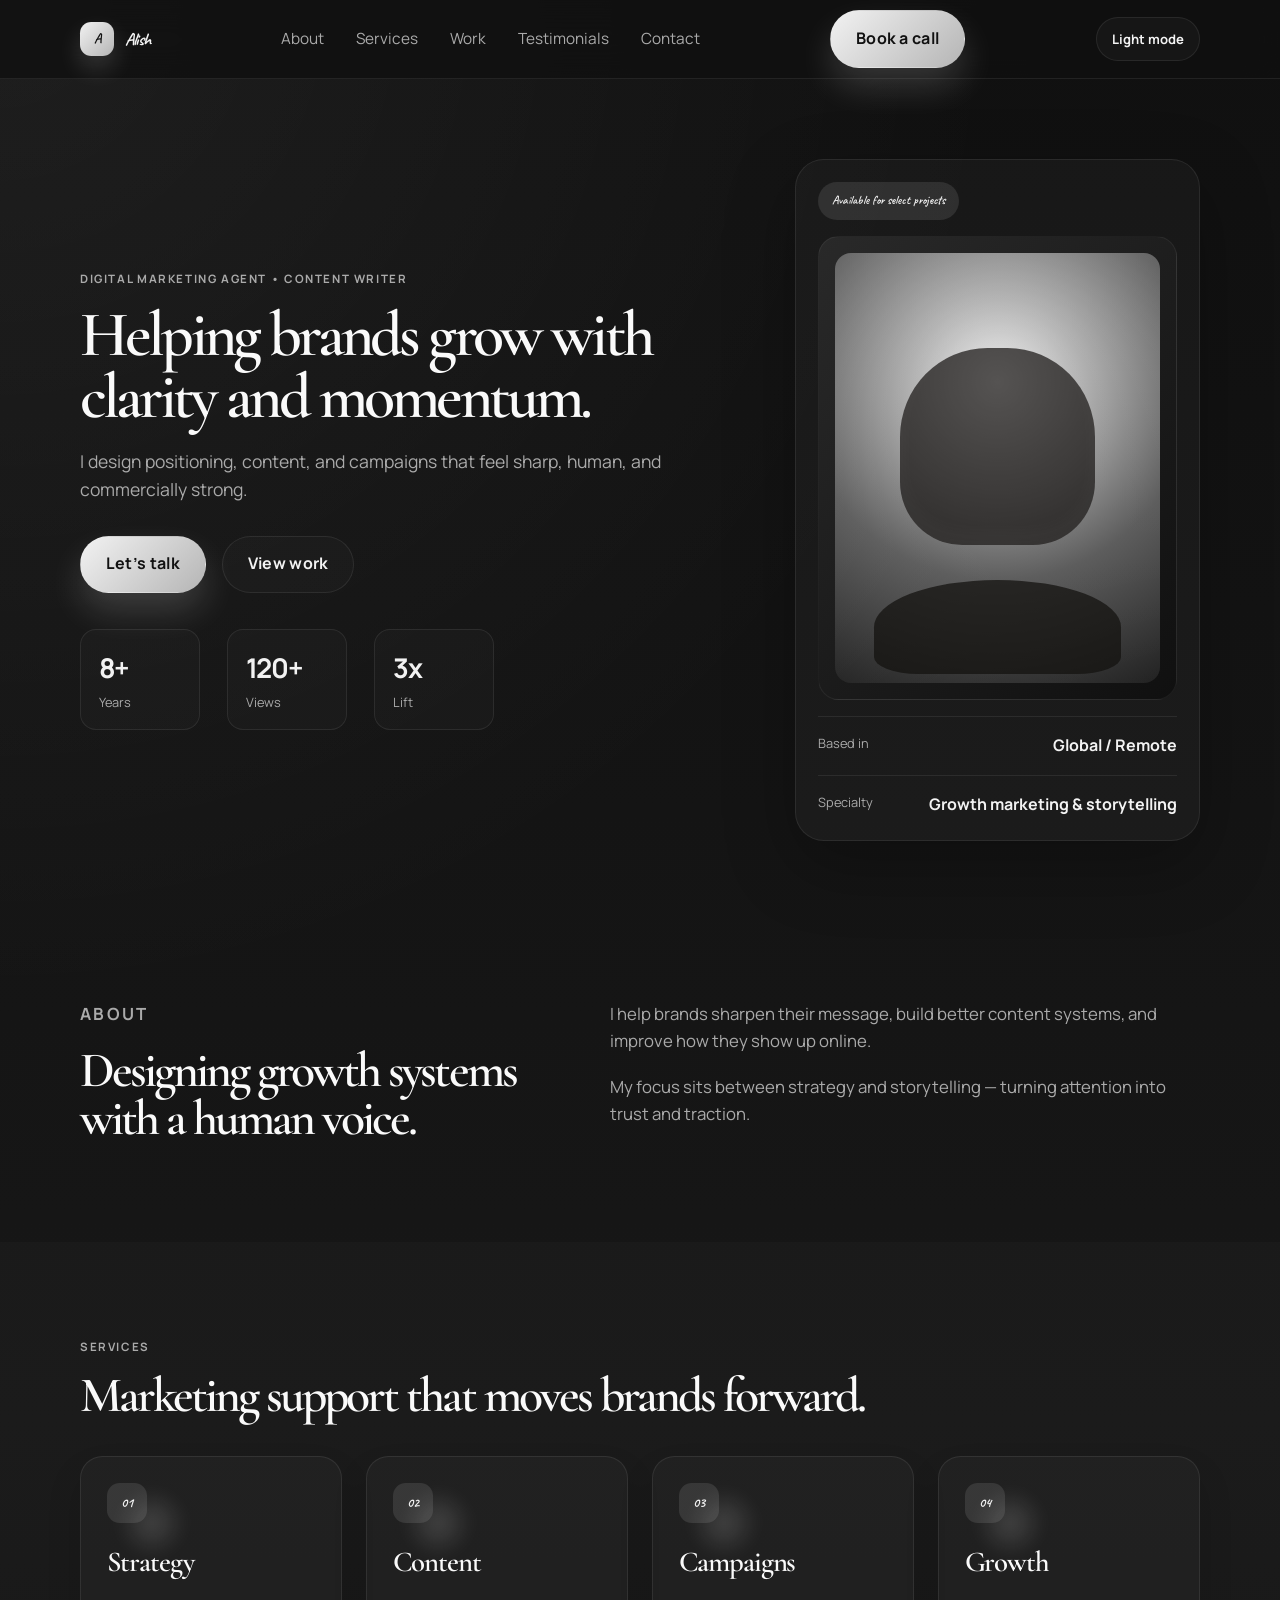
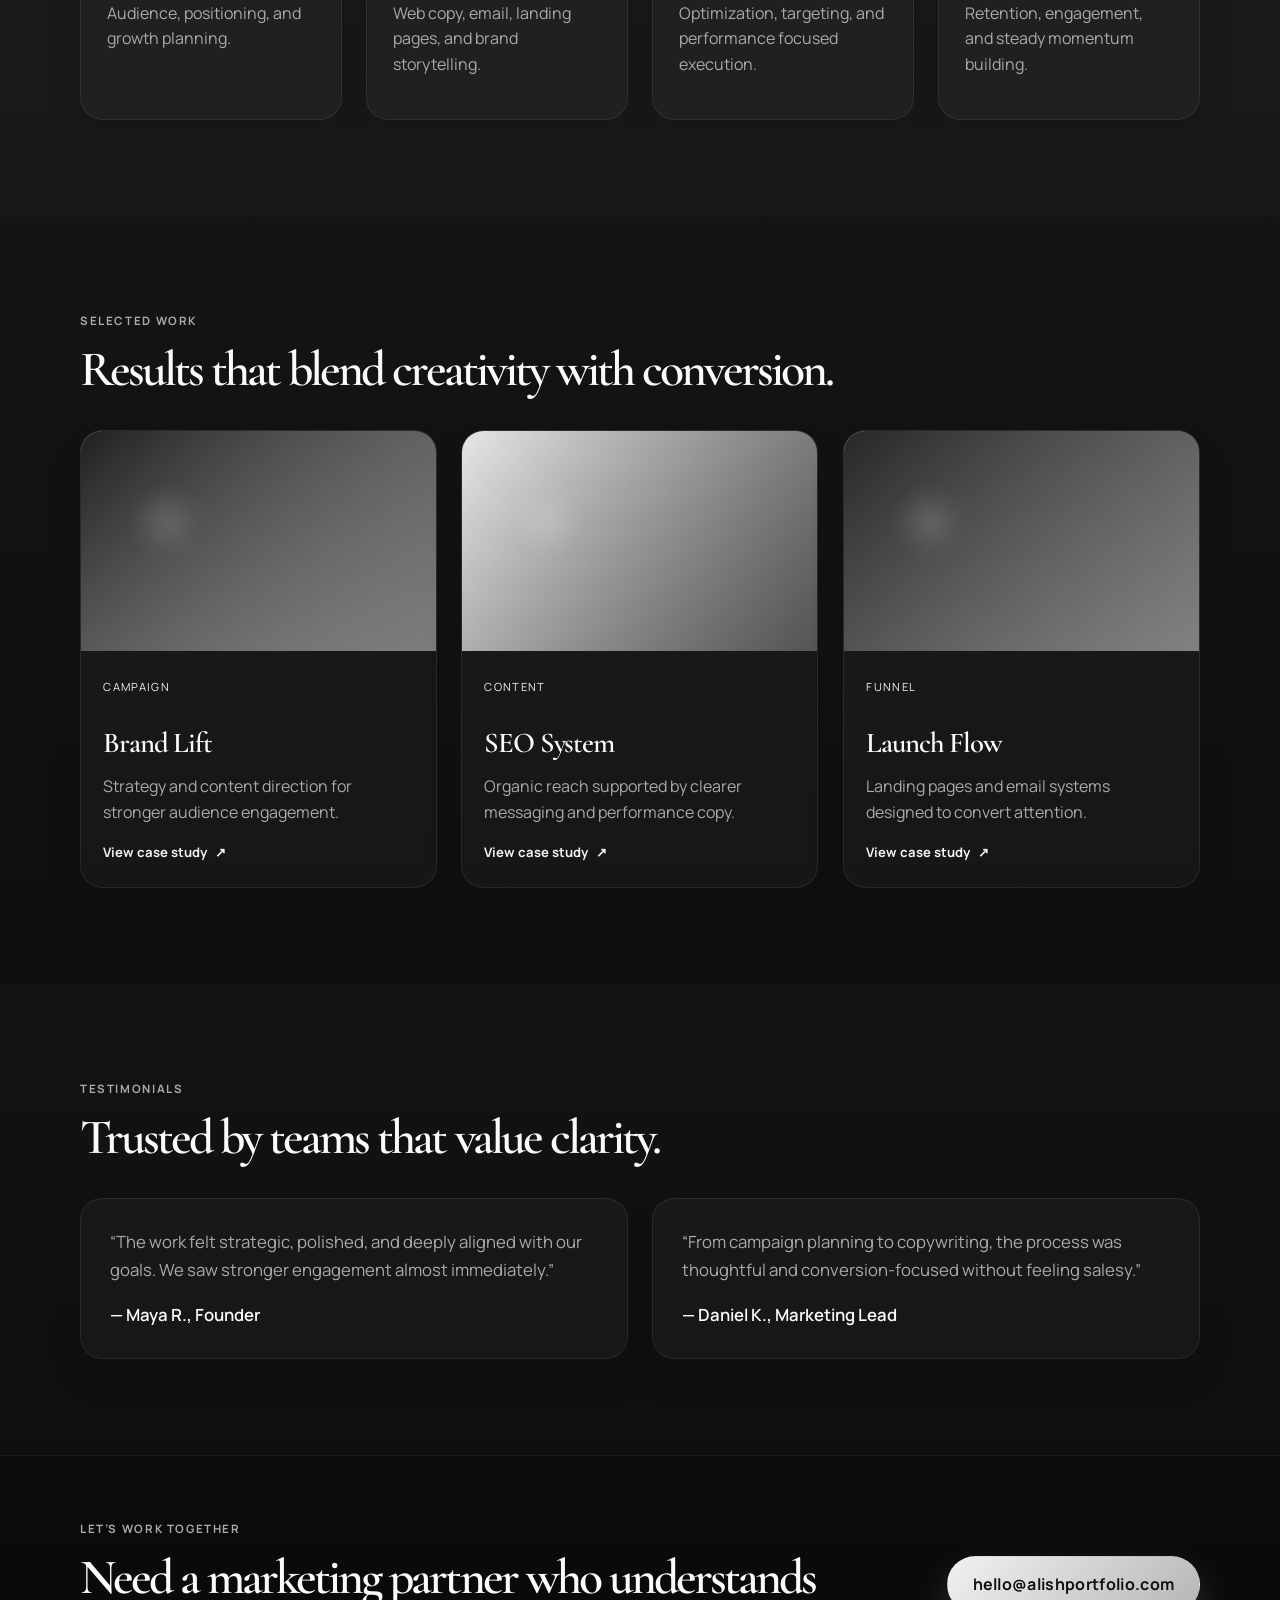
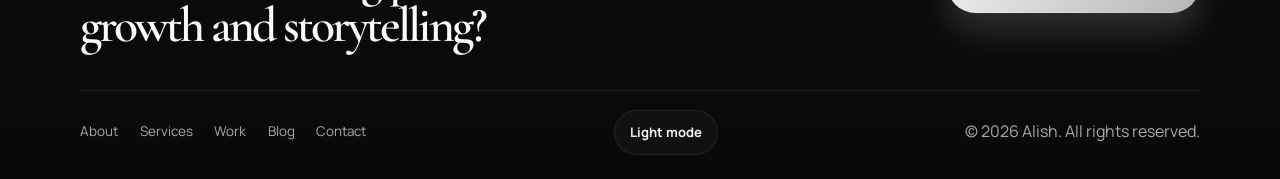
<file: index.html>
<!DOCTYPE html>
<html lang="en">
  <head>
    <meta charset="UTF-8" />
    <meta name="viewport" content="width=device-width, initial-scale=1.0" />
    <meta
      name="description"
      content="Alish is a digital marketing agent and content writer helping brands grow through strategy, storytelling, and performance marketing."
    />
    <title>Alish | Digital Marketing Agent</title>
    <link rel="preconnect" href="https://fonts.googleapis.com" />
    <link rel="preconnect" href="https://fonts.gstatic.com" crossorigin />
    <link
      href="https://fonts.googleapis.com/css2?family=Cormorant+Garamond:wght@500;600;700&family=Caveat:wght@600;700&family=Manrope:wght@400;500;600;700;800&display=swap"
      rel="stylesheet"
    />
    <link rel="stylesheet" href="styles.css" />
  </head>
  <body>
    <header class="site-header">
      <div class="container nav-wrap">
        <a href="#home" class="brand" aria-label="Alish home">
          <span class="brand-mark">A</span>
          <span>Alish</span>
        </a>

        <nav class="main-nav" id="primary-navigation" aria-label="Main navigation">
          <a href="#about">About</a>
          <a href="#services">Services</a>
          <a href="#work">Work</a>
          <a href="#testimonials">Testimonials</a>
          <a href="#contact">Contact</a>
        </nav>

        <a href="#contact" class="button button-primary nav-cta">Book a call</a>

        <button class="theme-toggle" type="button" data-theme-toggle>Light mode</button>

        <button class="menu-toggle" type="button" aria-label="Open menu" aria-controls="primary-navigation" aria-expanded="false">
          <span></span>
          <span></span>
          <span></span>
        </button>
      </div>
    </header>

    <main>
      <section id="home" class="hero reveal">
        <div class="container hero-grid">
          <div class="hero-copy reveal">
            <p class="eyebrow">Digital Marketing Agent • Content Writer</p>
            <h1>Helping brands grow with clarity and momentum.</h1>
            <p class="lead">
              I design positioning, content, and campaigns that feel sharp, human, and commercially strong.
            </p>

            <div class="hero-actions">
              <a href="#contact" class="button button-primary">Let’s talk</a>
              <a href="#work" class="button button-secondary">View work</a>
            </div>

            <ul class="hero-metrics" aria-label="Key business metrics">
              <li><strong>8+</strong><span>Years</span></li>
              <li><strong>120+</strong><span>Views</span></li>
              <li><strong>3x</strong><span>Lift</span></li>
            </ul>
          </div>

          <div class="hero-card reveal" aria-label="Profile summary">
            <div class="profile-badge">Available for select projects</div>
            <div class="portrait-wrap">
              <div class="portrait"></div>
            </div>
            <div class="card-info">
              <span class="label">Based in</span>
              <strong>Global / Remote</strong>
            </div>
            <div class="card-info">
              <span class="label">Specialty</span>
              <strong>Growth marketing & storytelling</strong>
            </div>
          </div>
        </div>
      </section>

      <section id="about" class="section reveal">
        <div class="container split-layout">
          <div class="reveal">
            <p class="section-tag">About</p>
            <h2>Designing growth systems with a human voice.</h2>
          </div>
          <div>
            <p>
              I help brands sharpen their message, build better content systems, and improve how they show up online.
            </p>
            <p>
              My focus sits between strategy and storytelling — turning attention into trust and traction.
            </p>
          </div>
        </div>
      </section>

      <section id="services" class="section muted-section reveal">
        <div class="container">
          <div class="section-heading reveal">
            <p class="section-tag">Services</p>
            <h2>Marketing support that moves brands forward.</h2>
          </div>

          <div id="services-list" class="services-grid" aria-live="polite"></div>
        </div>
      </section>

      <section id="work" class="section reveal">
        <div class="container">
          <div class="section-heading reveal">
            <p class="section-tag">Selected Work</p>
            <h2>Results that blend creativity with conversion.</h2>
          </div>

          <div id="work-list" class="projects-grid" aria-live="polite"></div>
        </div>
      </section>

      <section id="testimonials" class="section muted-section reveal">
        <div class="container">
          <div class="section-heading reveal">
            <p class="section-tag">Testimonials</p>
            <h2>Trusted by teams that value clarity.</h2>
          </div>

          <div id="testimonials-list" class="testimonial-grid" aria-live="polite"></div>
        </div>
      </section>
    </main>

    <footer id="contact" class="site-footer reveal">
      <div class="container footer-wrap">
        <div>
          <p class="section-tag">Let’s Work Together</p>
          <h2>Need a marketing partner who understands growth and storytelling?</h2>
        </div>

        <a href="mailto:hello@alishportfolio.com" class="button button-primary">hello@alishportfolio.com</a>
      </div>

      <div class="container footer-bottom">
        <nav class="footer-nav" aria-label="Footer navigation">
          <a href="index.html#about">About</a>
          <a href="index.html#services">Services</a>
          <a href="index.html#work">Work</a>
          <a href="blog.html">Blog</a>
          <a href="contact.html">Contact</a>
        </nav>
        <button class="theme-toggle" type="button" data-theme-toggle>Light mode</button>
        <p class="footer-copyright">© <span id="year"></span> Alish. All rights reserved.</p>
      </div>
    </footer>

    <script src="script.js"></script>
  </body>
</html>
</file>
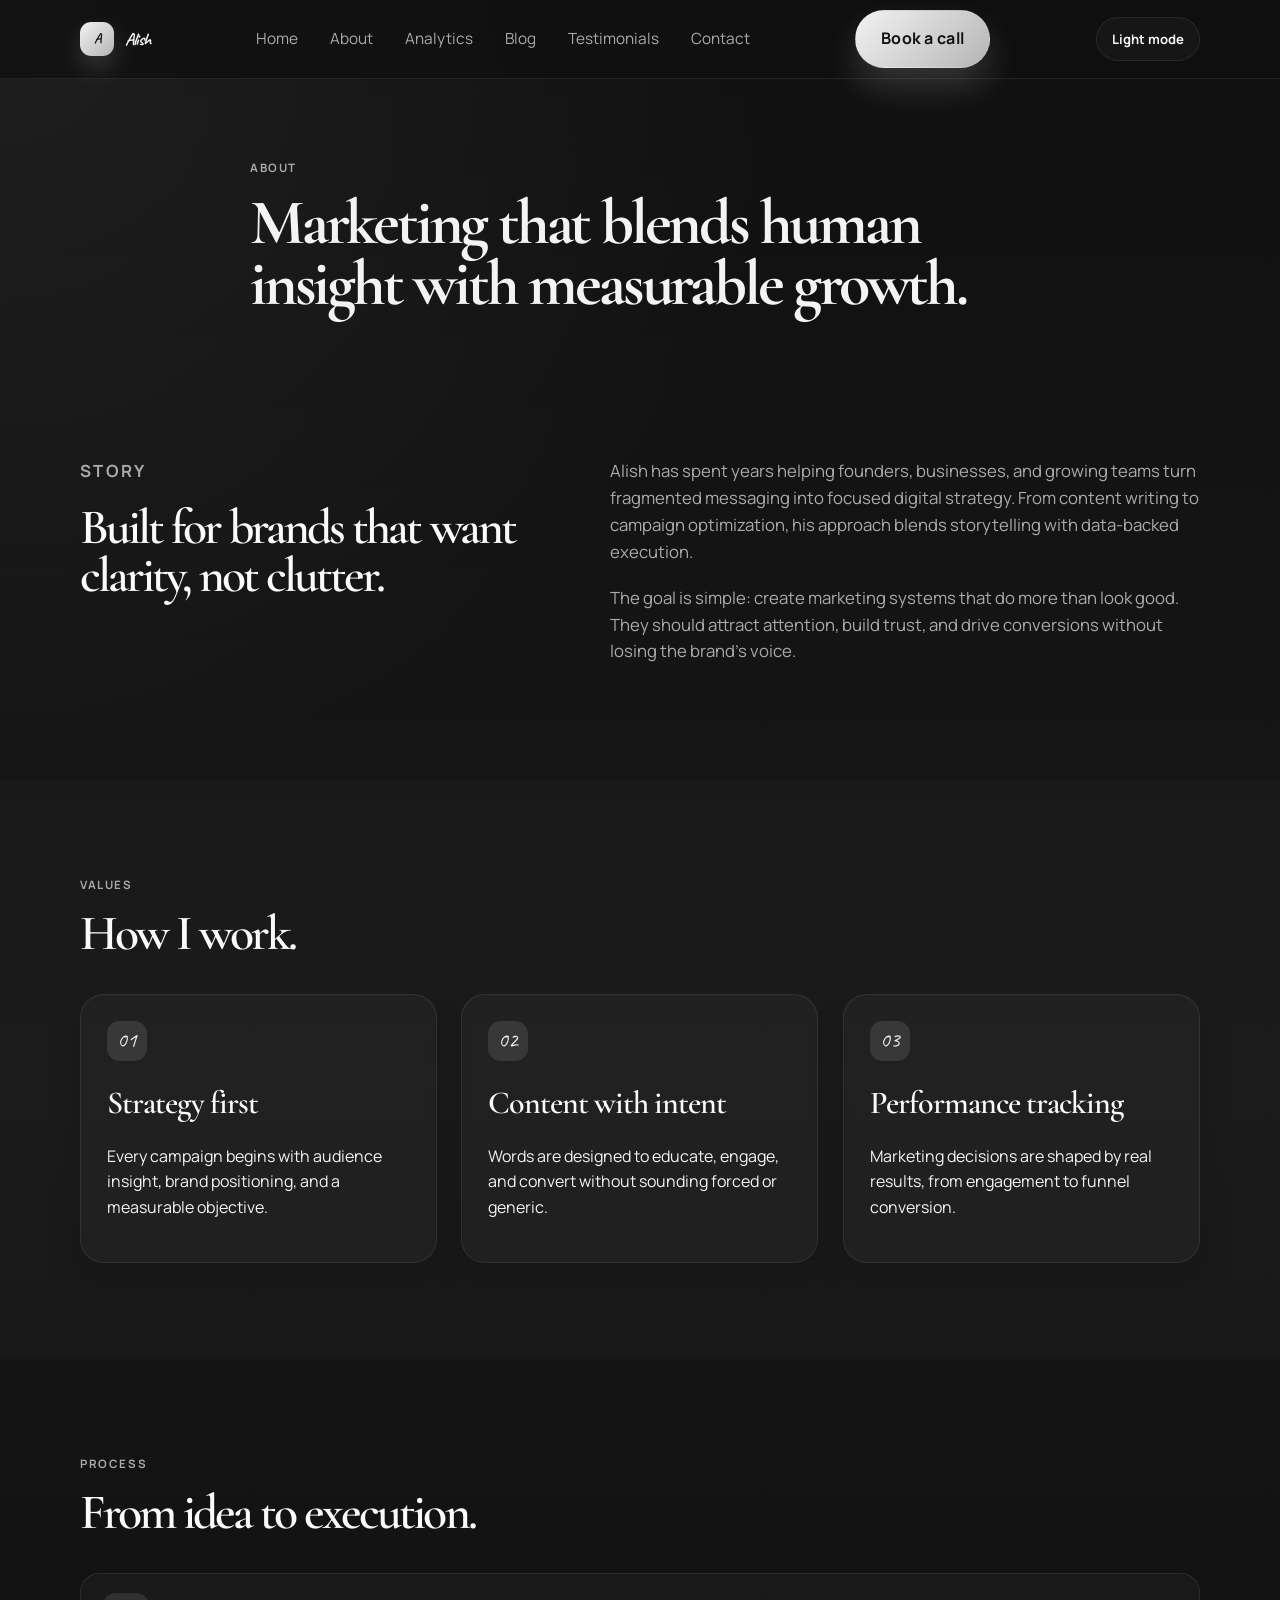
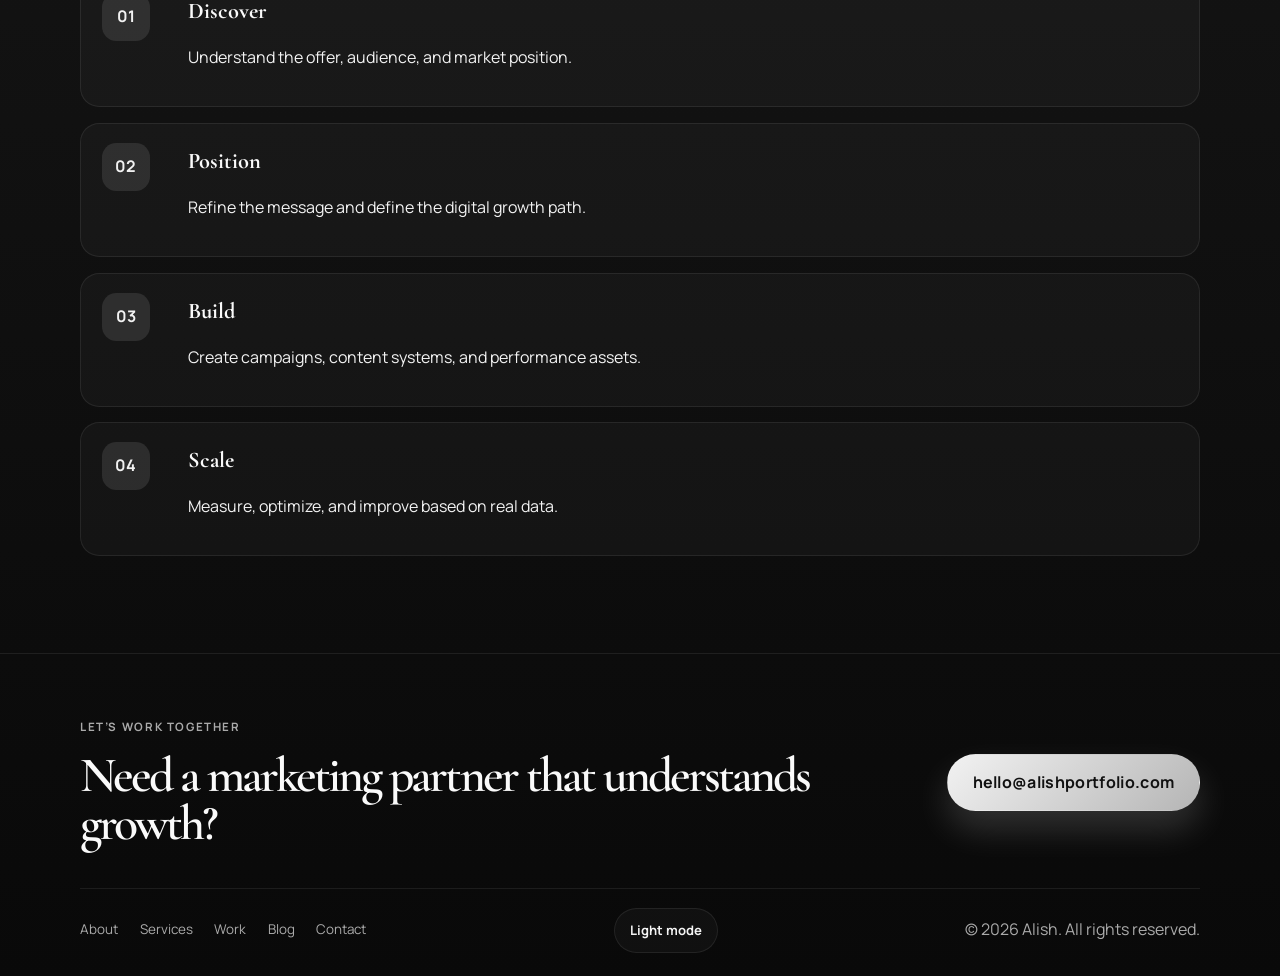
<file: about.html>
<!DOCTYPE html>
<html lang="en">
  <head>
    <meta charset="UTF-8" />
    <meta name="viewport" content="width=device-width, initial-scale=1.0" />
    <title>About | Alish</title>
    <meta
      name="description"
      content="Learn about Alish, a digital marketing strategist, copywriter, and growth-focused content expert."
    />
    <link rel="preconnect" href="https://fonts.googleapis.com" />
    <link rel="preconnect" href="https://fonts.gstatic.com" crossorigin />
    <link
      href="https://fonts.googleapis.com/css2?family=Cormorant+Garamond:wght@500;600;700&family=Caveat:wght@600;700&family=Manrope:wght@400;500;600;700;800&display=swap"
      rel="stylesheet"
    />
    <link rel="stylesheet" href="styles.css" />
  </head>
  <body>
    <header class="site-header">
      <div class="container nav-wrap">
        <a href="index.html" class="brand" aria-label="Alish home">
          <span class="brand-mark">A</span>
          <span>Alish</span>
        </a>

        <nav class="main-nav" id="primary-navigation" aria-label="Main navigation">
          <a href="index.html">Home</a>
          <a href="about.html">About</a>
          <a href="analytics.html">Analytics</a>
          <a href="blog.html">Blog</a>
          <a href="testimonials.html">Testimonials</a>
          <a href="contact.html">Contact</a>
        </nav>

        <a href="contact.html" class="button button-primary nav-cta">Book a call</a>

        <button class="theme-toggle" type="button" data-theme-toggle>Light mode</button>

        <button class="menu-toggle" type="button" aria-label="Open menu" aria-controls="primary-navigation" aria-expanded="false">
          <span></span><span></span><span></span>
        </button>
      </div>
    </header>

    <main>
      <section class="page-hero reveal">
        <div class="container narrow">
          <p class="section-tag">About</p>
          <h1>Marketing that blends human insight with measurable growth.</h1>
        </div>
      </section>

      <section class="section reveal">
        <div class="container split-layout">
          <div>
            <p class="section-tag">Story</p>
            <h2>Built for brands that want clarity, not clutter.</h2>
          </div>
          <div>
            <p>
              Alish has spent years helping founders, businesses, and growing teams turn fragmented messaging into focused digital strategy. From content writing to campaign optimization, his approach blends storytelling with data-backed execution.
            </p>
            <p>
              The goal is simple: create marketing systems that do more than look good. They should attract attention, build trust, and drive conversions without losing the brand’s voice.
            </p>
          </div>
        </div>
      </section>

      <section class="section muted-section reveal">
        <div class="container">
          <div class="section-heading reveal">
            <p class="section-tag">Values</p>
            <h2>How I work.</h2>
          </div>

          <div class="info-grid">
            <article class="info-card reveal">
              <span class="step-number">01</span>
              <h3>Strategy first</h3>
              <p>Every campaign begins with audience insight, brand positioning, and a measurable objective.</p>
            </article>
            <article class="info-card reveal">
              <span class="step-number">02</span>
              <h3>Content with intent</h3>
              <p>Words are designed to educate, engage, and convert without sounding forced or generic.</p>
            </article>
            <article class="info-card reveal">
              <span class="step-number">03</span>
              <h3>Performance tracking</h3>
              <p>Marketing decisions are shaped by real results, from engagement to funnel conversion.</p>
            </article>
          </div>
        </div>
      </section>

      <section class="section reveal">
        <div class="container">
          <div class="section-heading reveal">
            <p class="section-tag">Process</p>
            <h2>From idea to execution.</h2>
          </div>

          <div class="timeline">
            <div class="timeline-item reveal">
              <span>01</span>
              <div>
                <h3>Discover</h3>
                <p>Understand the offer, audience, and market position.</p>
              </div>
            </div>
            <div class="timeline-item reveal">
              <span>02</span>
              <div>
                <h3>Position</h3>
                <p>Refine the message and define the digital growth path.</p>
              </div>
            </div>
            <div class="timeline-item reveal">
              <span>03</span>
              <div>
                <h3>Build</h3>
                <p>Create campaigns, content systems, and performance assets.</p>
              </div>
            </div>
            <div class="timeline-item reveal">
              <span>04</span>
              <div>
                <h3>Scale</h3>
                <p>Measure, optimize, and improve based on real data.</p>
              </div>
            </div>
          </div>
        </div>
      </section>
    </main>

    <footer class="site-footer reveal">
      <div class="container footer-wrap">
        <div>
          <p class="section-tag">Let’s work together</p>
          <h2>Need a marketing partner that understands growth?</h2>
        </div>
        <a href="mailto:hello@alishportfolio.com" class="button button-primary">hello@alishportfolio.com</a>
      </div>
      <div class="container footer-bottom">
        <nav class="footer-nav" aria-label="Footer navigation">
          <a href="index.html#about">About</a>
          <a href="index.html#services">Services</a>
          <a href="index.html#work">Work</a>
          <a href="blog.html">Blog</a>
          <a href="contact.html">Contact</a>
        </nav>
        <button class="theme-toggle" type="button" data-theme-toggle>Light mode</button>
        <p class="footer-copyright">© <span id="year"></span> Alish. All rights reserved.</p>
      </div>
    </footer>

    <script src="script.js"></script>
  </body>
</html>
</file>
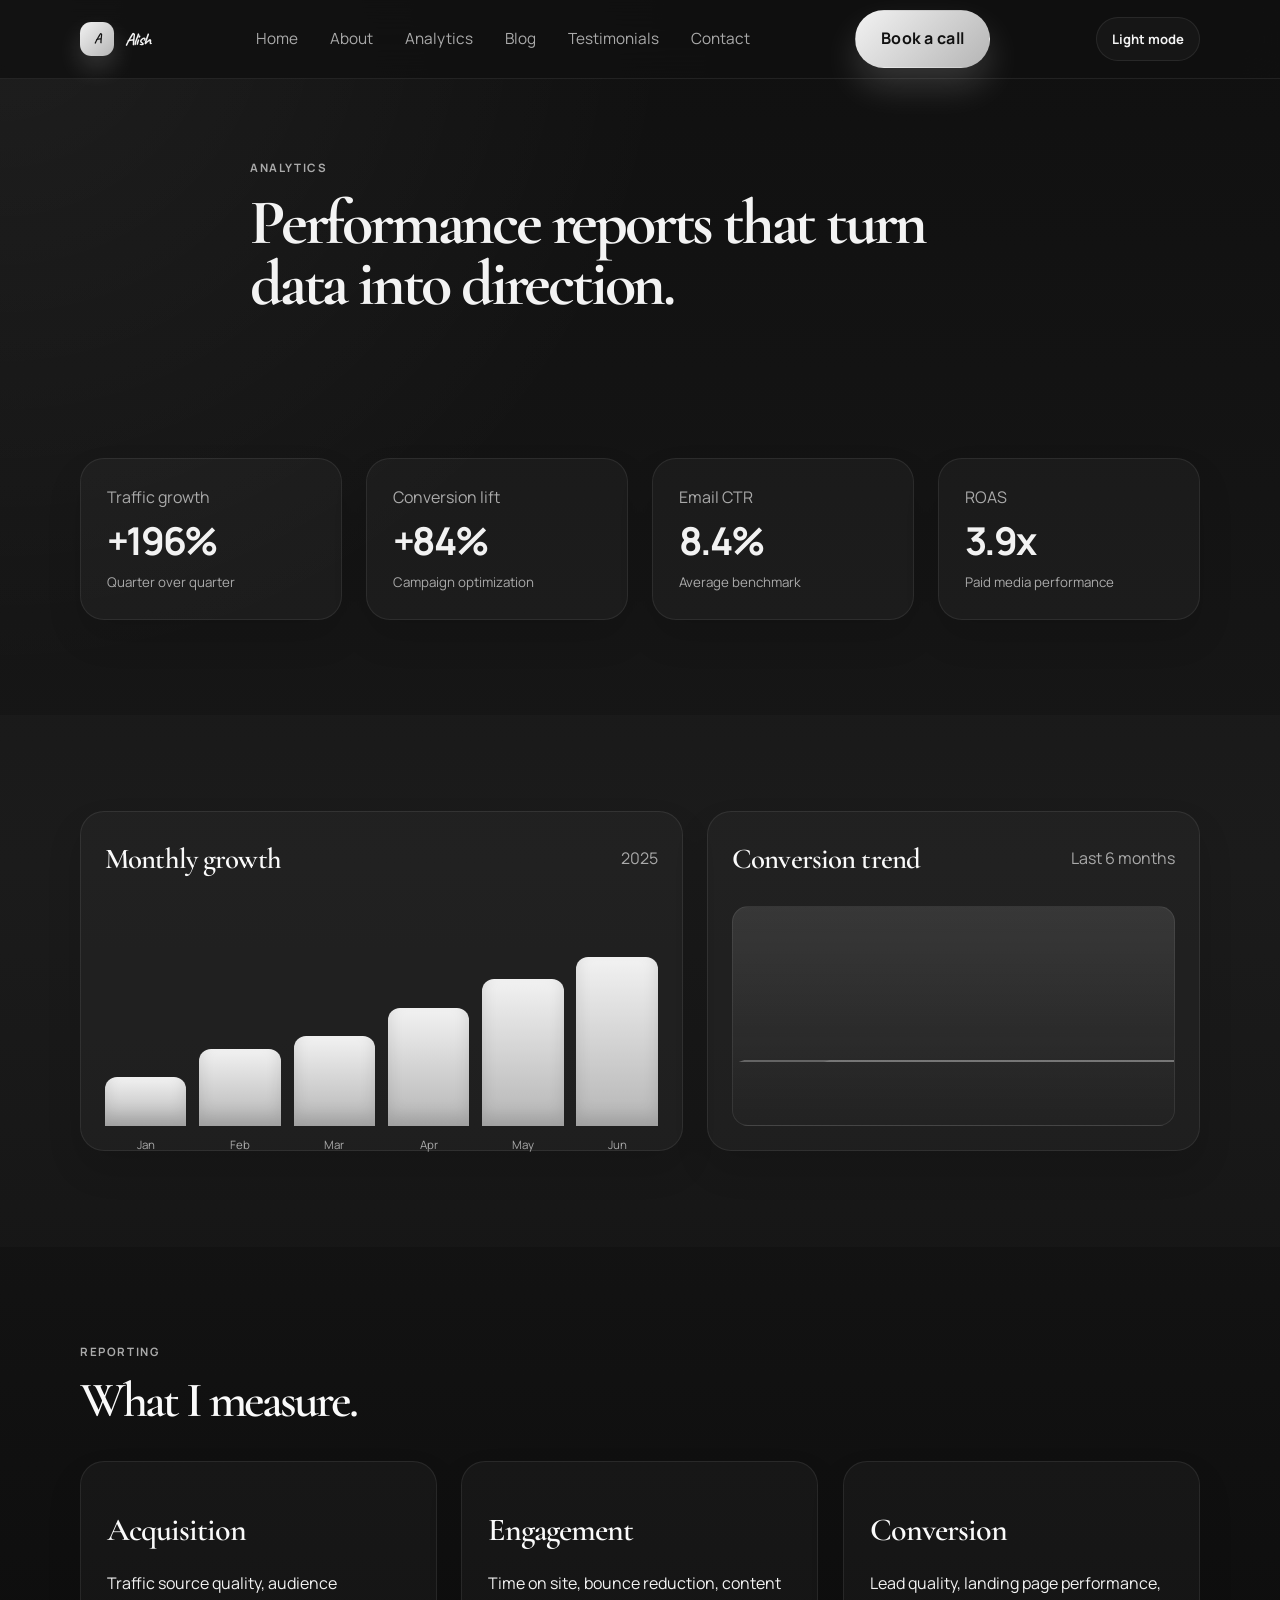
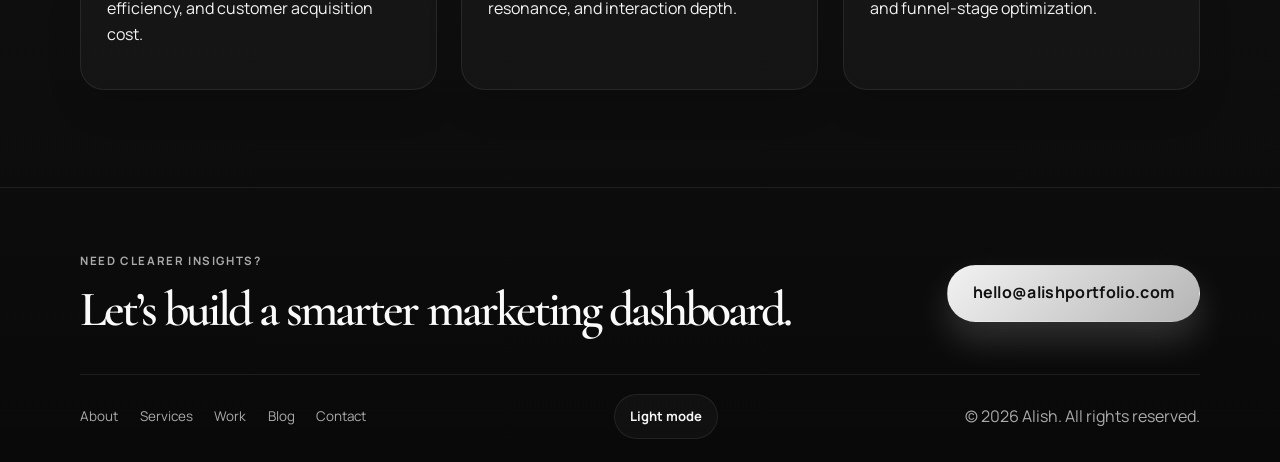
<file: analytics.html>
<!DOCTYPE html>
<html lang="en">
  <head>
    <meta charset="UTF-8" />
    <meta name="viewport" content="width=device-width, initial-scale=1.0" />
    <title>Analytics | Alish</title>
    <meta name="description" content="Marketing analytics, growth insights, and performance reporting by Alish." />
    <link rel="preconnect" href="https://fonts.googleapis.com" />
    <link rel="preconnect" href="https://fonts.gstatic.com" crossorigin />
    <link
      href="https://fonts.googleapis.com/css2?family=Cormorant+Garamond:wght@500;600;700&family=Caveat:wght@600;700&family=Manrope:wght@400;500;600;700;800&display=swap"
      rel="stylesheet"
    />
    <link rel="stylesheet" href="styles.css" />
  </head>
  <body>
    <header class="site-header">
      <div class="container nav-wrap">
        <a href="index.html" class="brand" aria-label="Alish home">
          <span class="brand-mark">A</span>
          <span>Alish</span>
        </a>

        <nav class="main-nav" id="primary-navigation" aria-label="Main navigation">
          <a href="index.html">Home</a>
          <a href="about.html">About</a>
          <a href="analytics.html">Analytics</a>
          <a href="blog.html">Blog</a>
          <a href="testimonials.html">Testimonials</a>
          <a href="contact.html">Contact</a>
        </nav>

        <a href="contact.html" class="button button-primary nav-cta">Book a call</a>

        <button class="theme-toggle" type="button" data-theme-toggle>Light mode</button>

        <button class="menu-toggle" type="button" aria-label="Open menu" aria-controls="primary-navigation" aria-expanded="false">
          <span></span><span></span><span></span>
        </button>
      </div>
    </header>

    <main>
      <section class="page-hero reveal">
        <div class="container narrow">
          <p class="section-tag">Analytics</p>
          <h1>Performance reports that turn data into direction.</h1>
        </div>
      </section>

      <section class="section reveal">
        <div class="container">
          <div class="stats-grid">
            <div class="stat-card reveal">
              <span>Traffic growth</span>
              <strong>+196%</strong>
              <small>Quarter over quarter</small>
            </div>
            <div class="stat-card reveal">
              <span>Conversion lift</span>
              <strong>+84%</strong>
              <small>Campaign optimization</small>
            </div>
            <div class="stat-card reveal">
              <span>Email CTR</span>
              <strong>8.4%</strong>
              <small>Average benchmark</small>
            </div>
            <div class="stat-card reveal">
              <span>ROAS</span>
              <strong>3.9x</strong>
              <small>Paid media performance</small>
            </div>
          </div>
        </div>
      </section>

      <section class="section muted-section reveal">
        <div class="container grid-two">
          <div class="chart-card reveal">
            <div class="chart-header">
              <h3>Monthly growth</h3>
              <span>2025</span>
            </div>
            <div class="bars">
              <div class="bar" style="height: 24%"><span>Jan</span></div>
              <div class="bar" style="height: 38%"><span>Feb</span></div>
              <div class="bar" style="height: 44%"><span>Mar</span></div>
              <div class="bar" style="height: 58%"><span>Apr</span></div>
              <div class="bar" style="height: 72%"><span>May</span></div>
              <div class="bar" style="height: 83%"><span>Jun</span></div>
            </div>
          </div>

          <div class="chart-card reveal">
            <div class="chart-header">
              <h3>Conversion trend</h3>
              <span>Last 6 months</span>
            </div>
            <div class="line-chart">
              <span class="line line-one"></span>
              <span class="line line-two"></span>
            </div>
          </div>
        </div>
      </section>

      <section class="section reveal">
        <div class="container">
          <div class="section-heading reveal">
            <p class="section-tag">Reporting</p>
            <h2>What I measure.</h2>
          </div>

          <div class="report-grid">
            <article class="report-card reveal">
              <h3>Acquisition</h3>
              <p>Traffic source quality, audience efficiency, and customer acquisition cost.</p>
            </article>
            <article class="report-card reveal">
              <h3>Engagement</h3>
              <p>Time on site, bounce reduction, content resonance, and interaction depth.</p>
            </article>
            <article class="report-card reveal">
              <h3>Conversion</h3>
              <p>Lead quality, landing page performance, and funnel-stage optimization.</p>
            </article>
          </div>
        </div>
      </section>
    </main>

    <footer class="site-footer reveal">
      <div class="container footer-wrap">
        <div>
          <p class="section-tag">Need clearer insights?</p>
          <h2>Let’s build a smarter marketing dashboard.</h2>
        </div>
        <a href="mailto:hello@alishportfolio.com" class="button button-primary">hello@alishportfolio.com</a>
      </div>
      <div class="container footer-bottom">
        <nav class="footer-nav" aria-label="Footer navigation">
          <a href="index.html#about">About</a>
          <a href="index.html#services">Services</a>
          <a href="index.html#work">Work</a>
          <a href="blog.html">Blog</a>
          <a href="contact.html">Contact</a>
        </nav>
        <button class="theme-toggle" type="button" data-theme-toggle>Light mode</button>
        <p class="footer-copyright">© <span id="year"></span> Alish. All rights reserved.</p>
      </div>
    </footer>

    <script src="script.js"></script>
  </body>
</html>
</file>
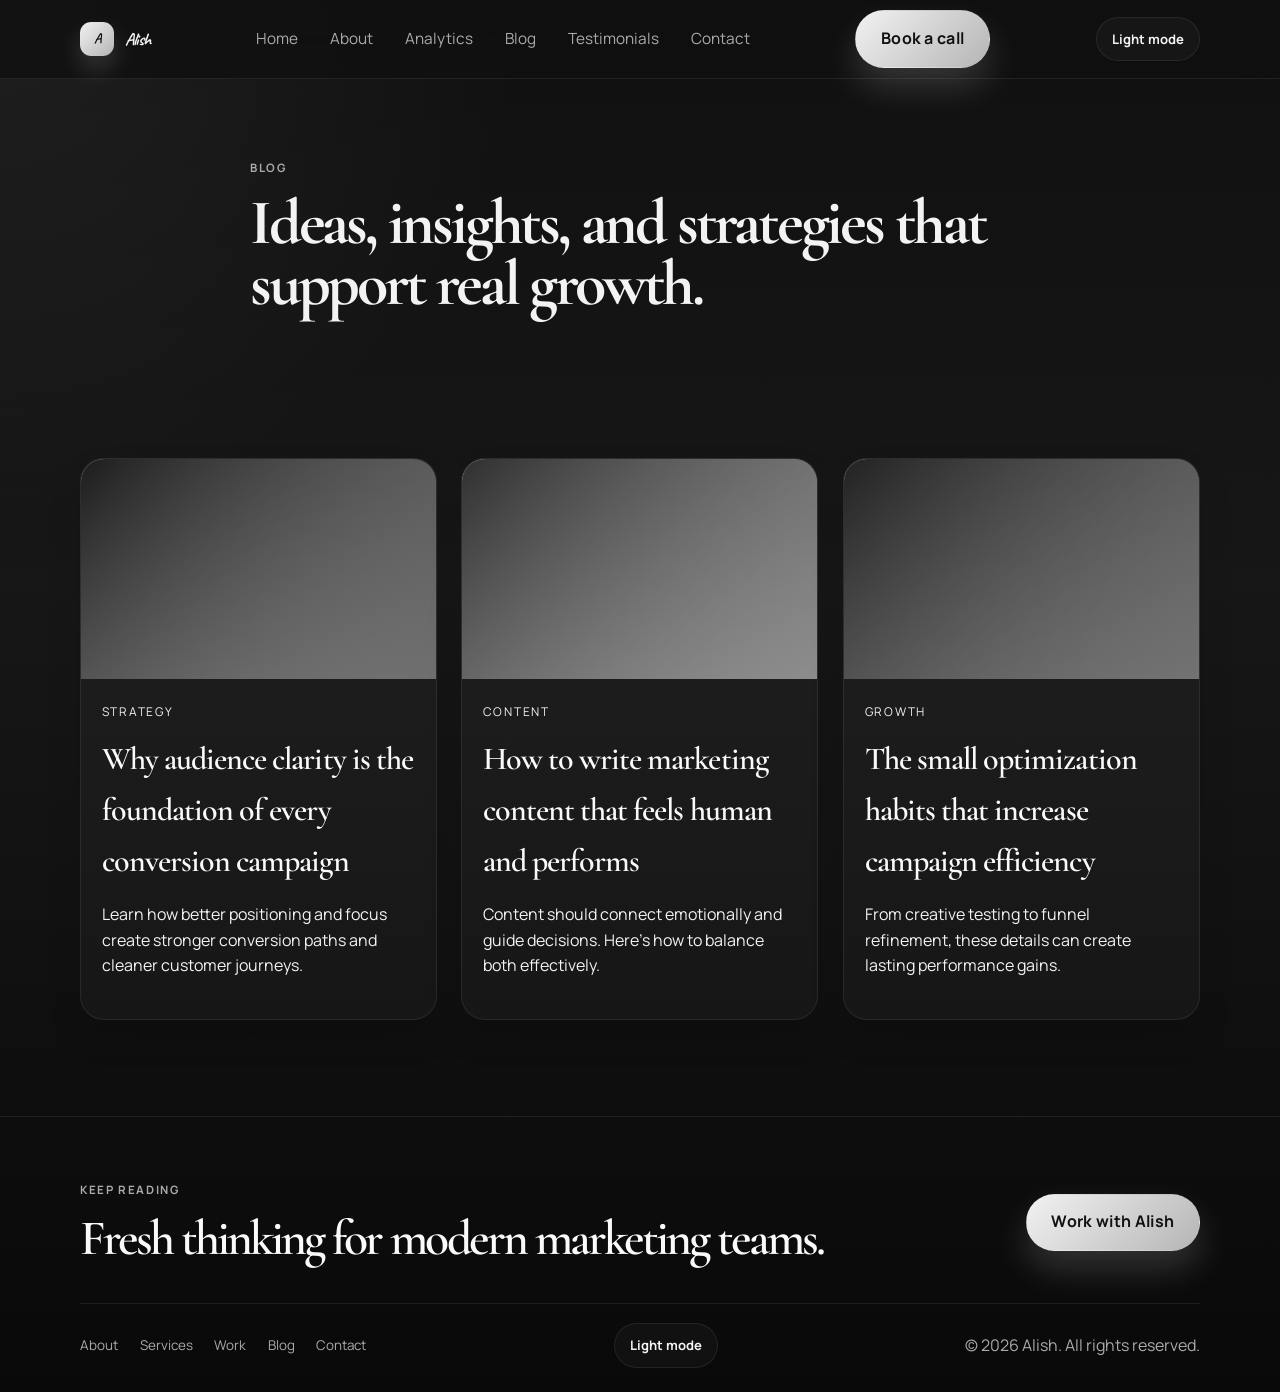
<file: blog.html>
<!DOCTYPE html>
<html lang="en">
  <head>
    <meta charset="UTF-8" />
    <meta name="viewport" content="width=device-width, initial-scale=1.0" />
    <title>Blog | Alish</title>
    <meta name="description" content="Marketing ideas, content strategy tips, and growth insights from Alish." />
    <link rel="preconnect" href="https://fonts.googleapis.com" />
    <link rel="preconnect" href="https://fonts.gstatic.com" crossorigin />
    <link
      href="https://fonts.googleapis.com/css2?family=Cormorant+Garamond:wght@500;600;700&family=Caveat:wght@600;700&family=Manrope:wght@400;500;600;700;800&display=swap"
      rel="stylesheet"
    />
    <link rel="stylesheet" href="styles.css" />
  </head>
  <body>
    <header class="site-header">
      <div class="container nav-wrap">
        <a href="index.html" class="brand" aria-label="Alish home">
          <span class="brand-mark">A</span>
          <span>Alish</span>
        </a>

        <nav class="main-nav" id="primary-navigation" aria-label="Main navigation">
          <a href="index.html">Home</a>
          <a href="about.html">About</a>
          <a href="analytics.html">Analytics</a>
          <a href="blog.html">Blog</a>
          <a href="testimonials.html">Testimonials</a>
          <a href="contact.html">Contact</a>
        </nav>

        <a href="contact.html" class="button button-primary nav-cta">Book a call</a>

        <button class="theme-toggle" type="button" data-theme-toggle>Light mode</button>

        <button class="menu-toggle" type="button" aria-label="Open menu" aria-controls="primary-navigation" aria-expanded="false">
          <span></span><span></span><span></span>
        </button>
      </div>
    </header>

    <main>
      <section class="page-hero reveal">
        <div class="container narrow">
          <p class="section-tag">Blog</p>
          <h1>Ideas, insights, and strategies that support real growth.</h1>
        </div>
      </section>

      <section class="section reveal">
        <div class="container blog-grid">
          <article class="blog-card reveal">
            <div class="blog-image image-one"></div>
            <div class="blog-body">
              <span>Strategy</span>
              <h3>Why audience clarity is the foundation of every conversion campaign</h3>
              <p>Learn how better positioning and focus create stronger conversion paths and cleaner customer journeys.</p>
            </div>
          </article>

          <article class="blog-card reveal">
            <div class="blog-image image-two"></div>
            <div class="blog-body">
              <span>Content</span>
              <h3>How to write marketing content that feels human and performs</h3>
              <p>Content should connect emotionally and guide decisions. Here’s how to balance both effectively.</p>
            </div>
          </article>

          <article class="blog-card reveal">
            <div class="blog-image image-three"></div>
            <div class="blog-body">
              <span>Growth</span>
              <h3>The small optimization habits that increase campaign efficiency</h3>
              <p>From creative testing to funnel refinement, these details can create lasting performance gains.</p>
            </div>
          </article>
        </div>
      </section>
    </main>

    <footer class="site-footer reveal">
      <div class="container footer-wrap">
        <div>
          <p class="section-tag">Keep reading</p>
          <h2>Fresh thinking for modern marketing teams.</h2>
        </div>
        <a href="contact.html" class="button button-primary">Work with Alish</a>
      </div>
      <div class="container footer-bottom">
        <nav class="footer-nav" aria-label="Footer navigation">
          <a href="index.html#about">About</a>
          <a href="index.html#services">Services</a>
          <a href="index.html#work">Work</a>
          <a href="blog.html">Blog</a>
          <a href="contact.html">Contact</a>
        </nav>
        <button class="theme-toggle" type="button" data-theme-toggle>Light mode</button>
        <p class="footer-copyright">© <span id="year"></span> Alish. All rights reserved.</p>
      </div>
    </footer>

    <script src="script.js"></script>
  </body>
</html>
</file>
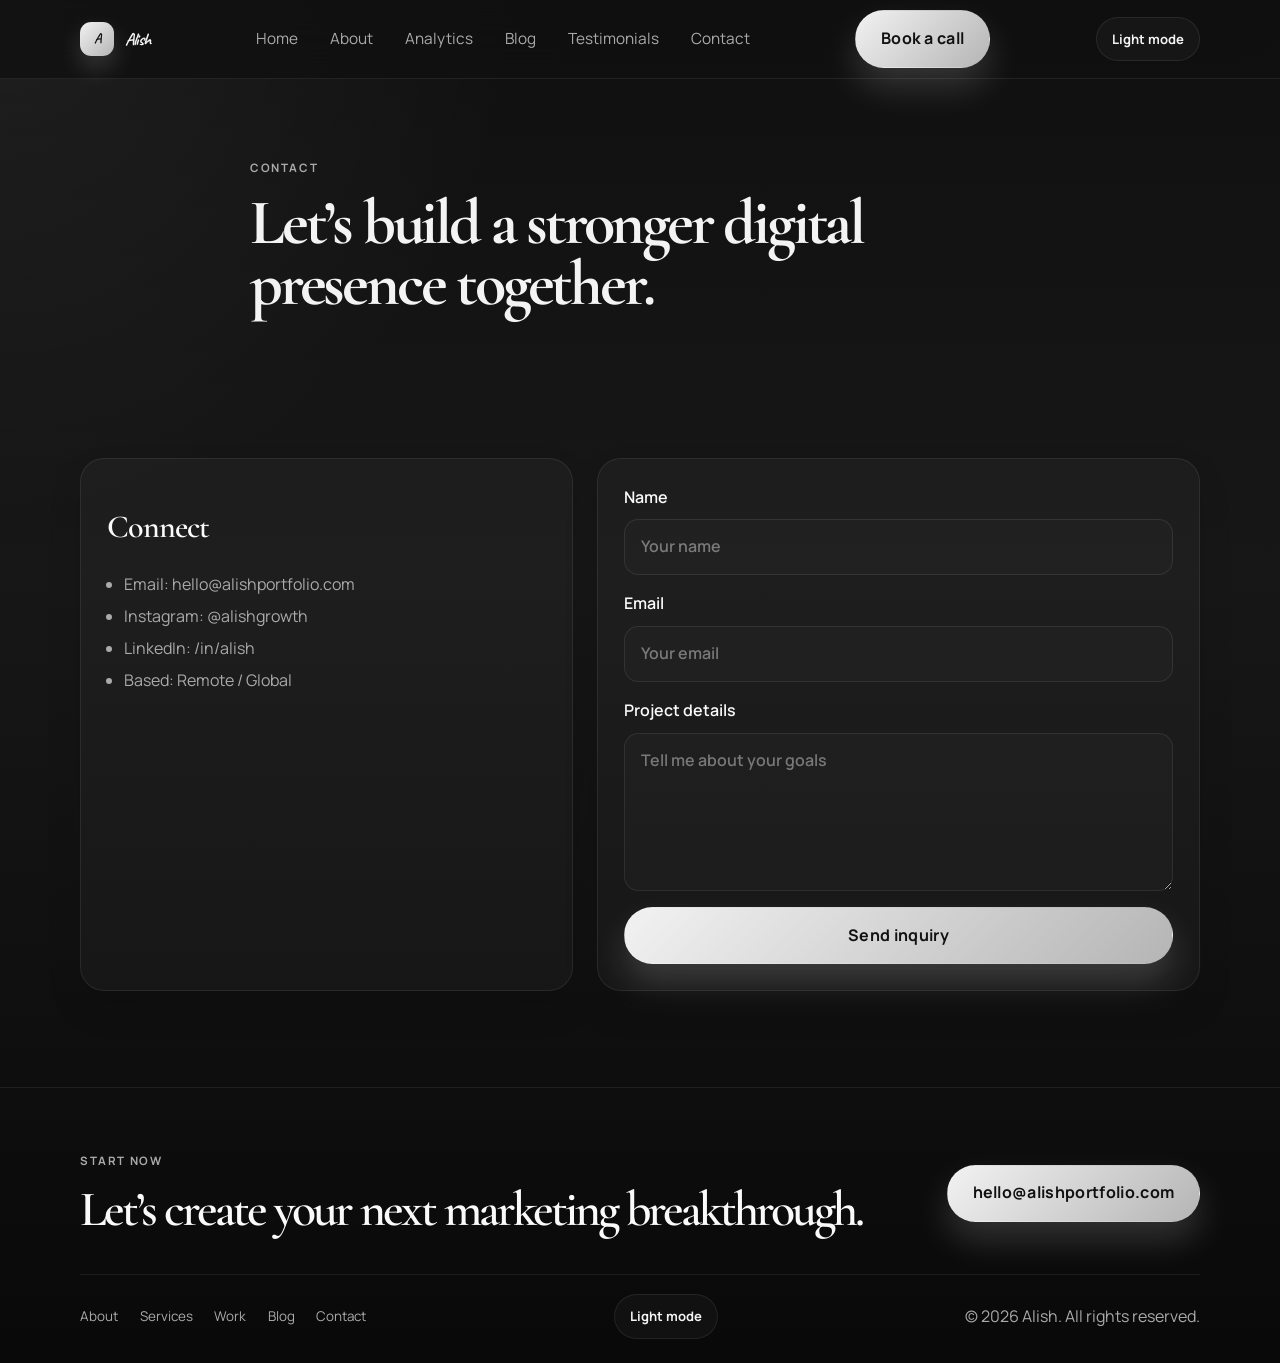
<file: contact.html>
<!DOCTYPE html>
<html lang="en">
  <head>
    <meta charset="UTF-8" />
    <meta name="viewport" content="width=device-width, initial-scale=1.0" />
    <title>Contact | Alish</title>
    <meta name="description" content="Contact Alish for digital marketing strategy, content writing, and brand growth consulting." />
    <link rel="preconnect" href="https://fonts.googleapis.com" />
    <link rel="preconnect" href="https://fonts.gstatic.com" crossorigin />
    <link
      href="https://fonts.googleapis.com/css2?family=Cormorant+Garamond:wght@500;600;700&family=Caveat:wght@600;700&family=Manrope:wght@400;500;600;700;800&display=swap"
      rel="stylesheet"
    />
    <link rel="stylesheet" href="styles.css" />
  </head>
  <body>
    <header class="site-header">
      <div class="container nav-wrap">
        <a href="index.html" class="brand" aria-label="Alish home">
          <span class="brand-mark">A</span>
          <span>Alish</span>
        </a>

        <nav class="main-nav" id="primary-navigation" aria-label="Main navigation">
          <a href="index.html">Home</a>
          <a href="about.html">About</a>
          <a href="analytics.html">Analytics</a>
          <a href="blog.html">Blog</a>
          <a href="testimonials.html">Testimonials</a>
          <a href="contact.html">Contact</a>
        </nav>

        <a href="contact.html" class="button button-primary nav-cta">Book a call</a>

        <button class="theme-toggle" type="button" data-theme-toggle>Light mode</button>

        <button class="menu-toggle" type="button" aria-label="Open menu" aria-controls="primary-navigation" aria-expanded="false">
          <span></span><span></span><span></span>
        </button>
      </div>
    </header>

    <main>
      <section class="page-hero reveal">
        <div class="container narrow">
          <p class="section-tag">Contact</p>
          <h1>Let’s build a stronger digital presence together.</h1>
        </div>
      </section>

      <section class="section reveal">
        <div class="container contact-grid">
          <div class="contact-panel reveal">
            <h3>Connect</h3>
            <ul>
              <li>Email: hello@alishportfolio.com</li>
              <li>Instagram: @alishgrowth</li>
              <li>LinkedIn: /in/alish</li>
              <li>Based: Remote / Global</li>
            </ul>
          </div>

          <form class="contact-form reveal">
            <label>
              Name
              <input type="text" placeholder="Your name" />
            </label>
            <label>
              Email
              <input type="email" placeholder="Your email" />
            </label>
            <label>
              Project details
              <textarea rows="5" placeholder="Tell me about your goals"></textarea>
            </label>
            <button type="submit" class="button button-primary">Send inquiry</button>
          </form>
        </div>
      </section>
    </main>

    <footer class="site-footer reveal">
      <div class="container footer-wrap">
        <div>
          <p class="section-tag">Start now</p>
          <h2>Let’s create your next marketing breakthrough.</h2>
        </div>
        <a href="mailto:hello@alishportfolio.com" class="button button-primary">hello@alishportfolio.com</a>
      </div>
      <div class="container footer-bottom">
        <nav class="footer-nav" aria-label="Footer navigation">
          <a href="index.html#about">About</a>
          <a href="index.html#services">Services</a>
          <a href="index.html#work">Work</a>
          <a href="blog.html">Blog</a>
          <a href="contact.html">Contact</a>
        </nav>
        <button class="theme-toggle" type="button" data-theme-toggle>Light mode</button>
        <p class="footer-copyright">© <span id="year"></span> Alish. All rights reserved.</p>
      </div>
    </footer>

    <script src="script.js"></script>
  </body>
</html>
</file>
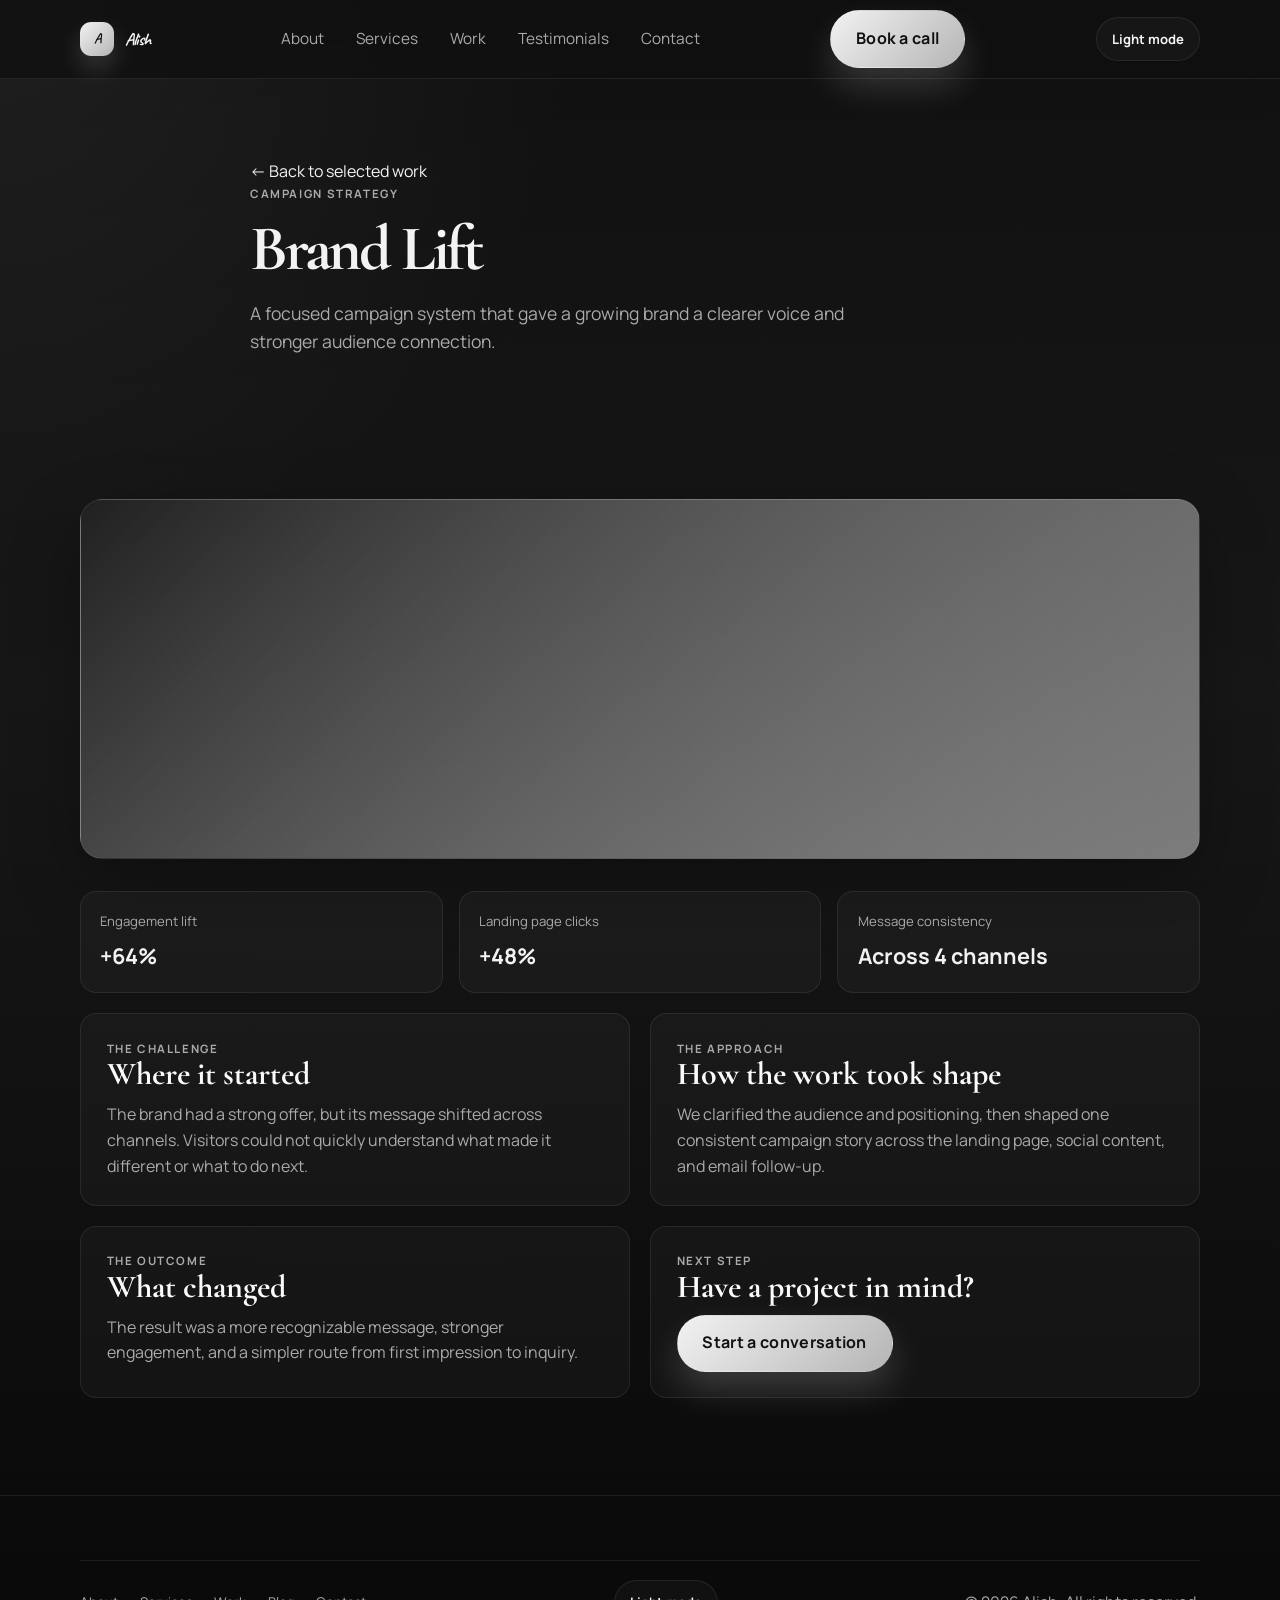
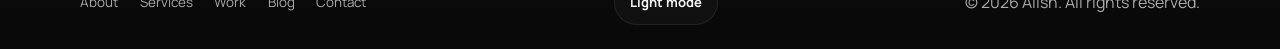
<file: project.html>
<!DOCTYPE html>
<html lang="en">
  <head>
    <meta charset="UTF-8" />
    <meta name="viewport" content="width=device-width, initial-scale=1.0" />
    <meta name="description" content="Explore a digital marketing case study by Alish." />
    <title>Project Case Study | Alish</title>
    <link rel="preconnect" href="https://fonts.googleapis.com" />
    <link rel="preconnect" href="https://fonts.gstatic.com" crossorigin />
    <link
      href="https://fonts.googleapis.com/css2?family=Cormorant+Garamond:wght@500;600;700&family=Caveat:wght@600;700&family=Manrope:wght@400;500;600;700;800&display=swap"
      rel="stylesheet"
    />
    <link rel="stylesheet" href="styles.css" />
  </head>
  <body>
    <header class="site-header">
      <div class="container nav-wrap">
        <a href="index.html" class="brand" aria-label="Alish home">
          <span class="brand-mark">A</span>
          <span>Alish</span>
        </a>
        <nav class="main-nav" id="primary-navigation" aria-label="Main navigation">
          <a href="index.html#about">About</a>
          <a href="index.html#services">Services</a>
          <a href="index.html#work">Work</a>
          <a href="index.html#testimonials">Testimonials</a>
          <a href="index.html#contact">Contact</a>
        </nav>
        <a href="contact.html" class="button button-primary nav-cta">Book a call</a>
        <button class="theme-toggle" type="button" data-theme-toggle>Light mode</button>
        <button class="menu-toggle" type="button" aria-label="Open menu" aria-controls="primary-navigation" aria-expanded="false">
          <span></span><span></span><span></span>
        </button>
      </div>
    </header>

    <main data-project-detail>
      <section class="page-hero reveal">
        <div class="container narrow">
          <a class="back-link" href="index.html#work">← Back to selected work</a>
          <p class="section-tag" data-project-category></p>
          <h1 data-project-title></h1>
          <p class="lead" data-project-intro></p>
        </div>
      </section>

      <section class="section reveal">
        <div class="container">
          <div class="case-study-visual" data-project-visual aria-hidden="true"></div>
          <div class="detail-metrics" data-project-metrics aria-label="Project results"></div>
          <div class="case-study-grid">
            <article class="case-study-panel">
              <p class="section-tag">The challenge</p>
              <h2>Where it started</h2>
              <p data-project-challenge></p>
            </article>
            <article class="case-study-panel">
              <p class="section-tag">The approach</p>
              <h2>How the work took shape</h2>
              <p data-project-approach></p>
            </article>
            <article class="case-study-panel">
              <p class="section-tag">The outcome</p>
              <h2>What changed</h2>
              <p data-project-outcome></p>
            </article>
            <article class="case-study-panel case-study-next">
              <p class="section-tag">Next step</p>
              <h2>Have a project in mind?</h2>
              <a href="contact.html" class="button button-primary">Start a conversation</a>
            </article>
          </div>
        </div>
      </section>
    </main>

    <footer class="site-footer">
      <div class="container footer-bottom">
        <nav class="footer-nav" aria-label="Footer navigation">
          <a href="index.html#about">About</a>
          <a href="index.html#services">Services</a>
          <a href="index.html#work">Work</a>
          <a href="blog.html">Blog</a>
          <a href="contact.html">Contact</a>
        </nav>
        <button class="theme-toggle" type="button" data-theme-toggle>Light mode</button>
        <p class="footer-copyright">© <span id="year"></span> Alish. All rights reserved.</p>
      </div>
    </footer>

    <script src="script.js"></script>
  </body>
</html>
</file>
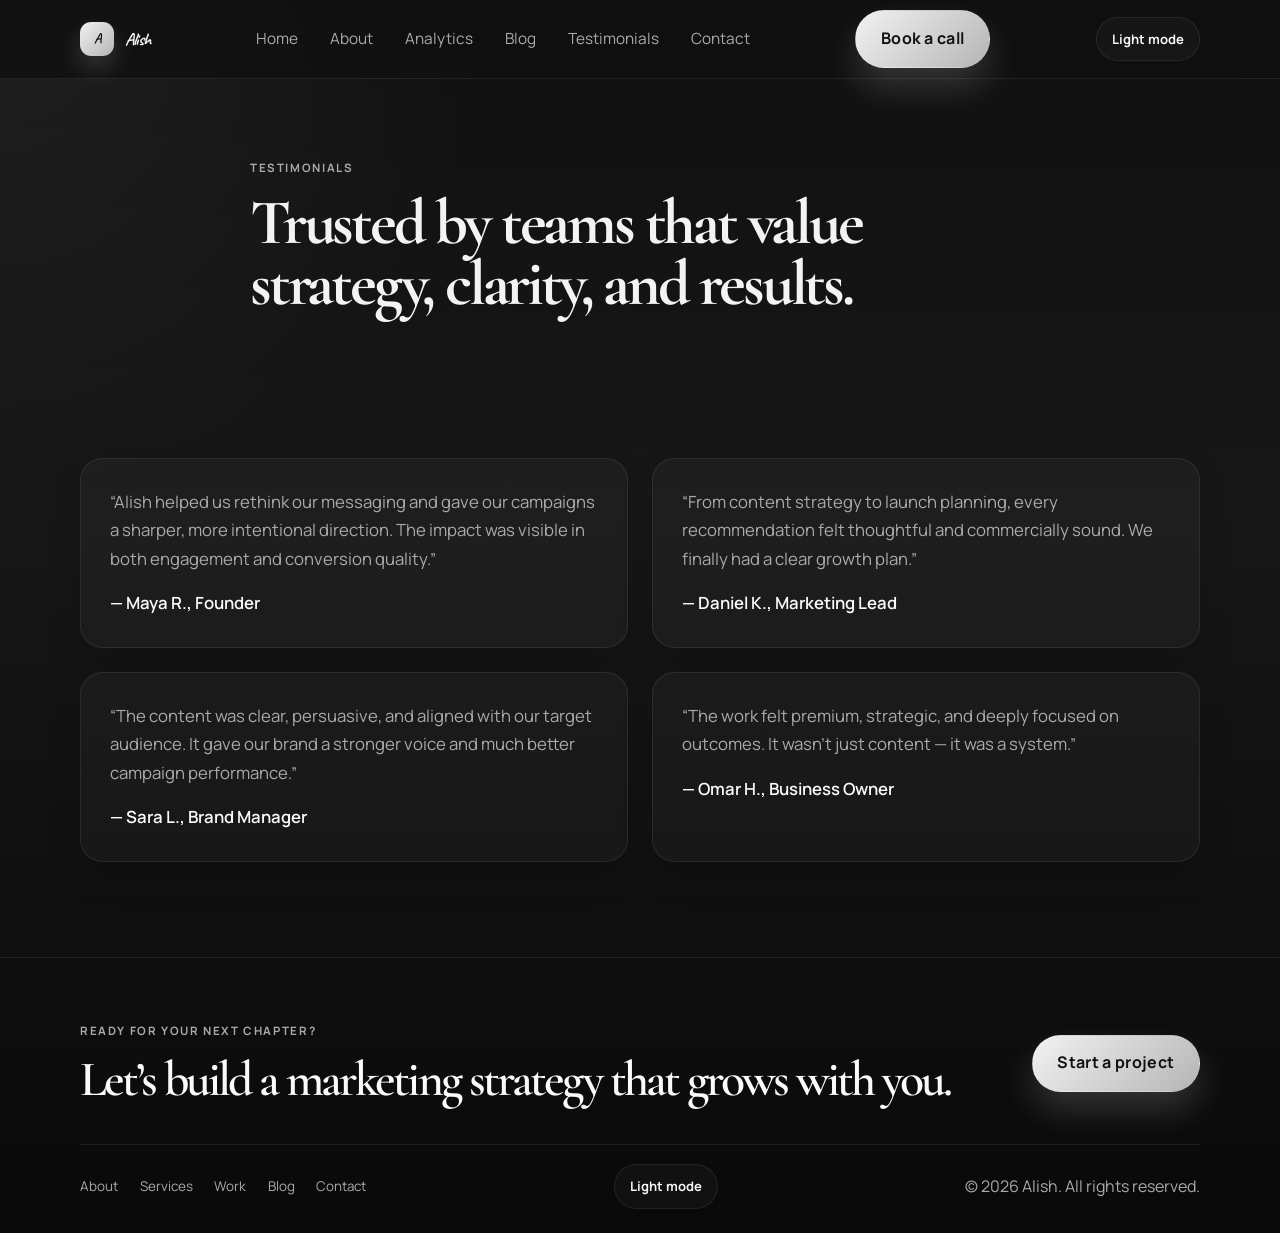
<file: testimonials.html>
<!DOCTYPE html>
<html lang="en">
  <head>
    <meta charset="UTF-8" />
    <meta name="viewport" content="width=device-width, initial-scale=1.0" />
    <title>Testimonials | Alish</title>
    <meta name="description" content="Client testimonials and feedback for Alish's digital marketing and content strategy work." />
    <link rel="preconnect" href="https://fonts.googleapis.com" />
    <link rel="preconnect" href="https://fonts.gstatic.com" crossorigin />
    <link
      href="https://fonts.googleapis.com/css2?family=Cormorant+Garamond:wght@500;600;700&family=Caveat:wght@600;700&family=Manrope:wght@400;500;600;700;800&display=swap"
      rel="stylesheet"
    />
    <link rel="stylesheet" href="styles.css" />
  </head>
  <body>
    <header class="site-header">
      <div class="container nav-wrap">
        <a href="index.html" class="brand" aria-label="Alish home">
          <span class="brand-mark">A</span>
          <span>Alish</span>
        </a>

        <nav class="main-nav" id="primary-navigation" aria-label="Main navigation">
          <a href="index.html">Home</a>
          <a href="about.html">About</a>
          <a href="analytics.html">Analytics</a>
          <a href="blog.html">Blog</a>
          <a href="testimonials.html">Testimonials</a>
          <a href="contact.html">Contact</a>
        </nav>

        <a href="contact.html" class="button button-primary nav-cta">Book a call</a>

        <button class="theme-toggle" type="button" data-theme-toggle>Light mode</button>

        <button class="menu-toggle" type="button" aria-label="Open menu" aria-controls="primary-navigation" aria-expanded="false">
          <span></span><span></span><span></span>
        </button>
      </div>
    </header>

    <main>
      <section class="page-hero reveal">
        <div class="container narrow">
          <p class="section-tag">Testimonials</p>
          <h1>Trusted by teams that value strategy, clarity, and results.</h1>
        </div>
      </section>

      <section class="section reveal">
        <div class="container testimonial-grid">
          <blockquote class="reveal">
            “Alish helped us rethink our messaging and gave our campaigns a sharper, more intentional direction. The impact was visible in both engagement and conversion quality.”
            <footer>— Maya R., Founder</footer>
          </blockquote>
          <blockquote class="reveal">
            “From content strategy to launch planning, every recommendation felt thoughtful and commercially sound. We finally had a clear growth plan.”
            <footer>— Daniel K., Marketing Lead</footer>
          </blockquote>
          <blockquote class="reveal">
            “The content was clear, persuasive, and aligned with our target audience. It gave our brand a stronger voice and much better campaign performance.”
            <footer>— Sara L., Brand Manager</footer>
          </blockquote>
          <blockquote class="reveal">
            “The work felt premium, strategic, and deeply focused on outcomes. It wasn’t just content — it was a system.”
            <footer>— Omar H., Business Owner</footer>
          </blockquote>
        </div>
      </section>
    </main>

    <footer class="site-footer reveal">
      <div class="container footer-wrap">
        <div>
          <p class="section-tag">Ready for your next chapter?</p>
          <h2>Let’s build a marketing strategy that grows with you.</h2>
        </div>
        <a href="contact.html" class="button button-primary">Start a project</a>
      </div>
      <div class="container footer-bottom">
        <nav class="footer-nav" aria-label="Footer navigation">
          <a href="index.html#about">About</a>
          <a href="index.html#services">Services</a>
          <a href="index.html#work">Work</a>
          <a href="blog.html">Blog</a>
          <a href="contact.html">Contact</a>
        </nav>
        <button class="theme-toggle" type="button" data-theme-toggle>Light mode</button>
        <p class="footer-copyright">© <span id="year"></span> Alish. All rights reserved.</p>
      </div>
    </footer>

    <script src="script.js"></script>
  </body>
</html>
</file>
<file: styles.css>
:root {
  --bg: #101010;
  --bg-soft: #191919;
  --surface: rgba(255, 255, 255, 0.06);
  --surface-strong: #f5f5f5;
  --text: #f3f3f3;
  --text-strong: #111111;
  --muted: #aaaaaa;
  --line: rgba(255, 255, 255, 0.08);
  --accent: #b5b5b5;
  --accent-strong: #f2f2f2;
  --accent-soft: rgba(255, 255, 255, 0.1);
  --shadow: 0 24px 70px rgba(0, 0, 0, 0.28);
  --page-background: radial-gradient(circle at top left, rgba(255, 255, 255, 0.06), transparent 28%), linear-gradient(180deg, #101010 0%, #171717 42%, #090909 100%);
  --header-background: rgba(16, 16, 16, 0.82);
  --card-background: rgba(255, 255, 255, 0.03);
  --heading-color: #fafafa;
  --border-color: rgba(255, 255, 255, 0.08);
  --subtle-background: rgba(255, 255, 255, 0.02);
  --field-background: rgba(255, 255, 255, 0.02);
  --placeholder-color: rgba(255, 255, 255, 0.4);
  --accent-glow: rgba(255, 255, 255, 0.16);
  --hover-border: rgba(255, 255, 255, 0.3);
  --chart-accent: rgba(255, 255, 255, 0.28);
  --section-background: rgba(255, 255, 255, 0.02);
  --font-body: "Manrope", sans-serif;
  --font-heading: "Cormorant Garamond", serif;
  --font-script: "Caveat", cursive;
}

:root[data-theme="light"] {
  --bg: #f4f4f4;
  --bg-soft: #ffffff;
  --surface: rgba(255, 255, 255, 0.82);
  --surface-strong: #1b1510;
  --text: #1c1c1c;
  --text-strong: #ffffff;
  --muted: #5f5f5f;
  --line: rgba(0, 0, 0, 0.12);
  --accent: #555555;
  --accent-strong: #171717;
  --accent-soft: rgba(0, 0, 0, 0.07);
  --shadow: 0 24px 70px rgba(0, 0, 0, 0.1);
  --page-background: radial-gradient(circle at top left, rgba(0, 0, 0, 0.045), transparent 28%), linear-gradient(180deg, #ffffff 0%, #f4f4f4 42%, #ebebeb 100%);
  --header-background: rgba(255, 255, 255, 0.84);
  --card-background: rgba(255, 255, 255, 0.76);
  --heading-color: #171717;
  --border-color: rgba(0, 0, 0, 0.12);
  --subtle-background: rgba(0, 0, 0, 0.035);
  --field-background: rgba(255, 255, 255, 0.8);
  --placeholder-color: rgba(0, 0, 0, 0.48);
  --accent-glow: rgba(0, 0, 0, 0.1);
  --hover-border: rgba(0, 0, 0, 0.24);
  --chart-accent: rgba(0, 0, 0, 0.24);
  --section-background: rgba(0, 0, 0, 0.025);
}

* {
  box-sizing: border-box;
}

html {
  scroll-behavior: smooth;
  color-scheme: dark;
}

:root[data-theme="light"] {
  color-scheme: light;
}

body {
  margin: 0;
  font-family: var(--font-body);
  background: var(--page-background);
  color: var(--text);
  line-height: 1.6;
  transition: color 0.25s ease, background-color 0.25s ease;
}

:focus-visible {
  outline: 3px solid var(--accent-strong);
  outline-offset: 3px;
}

[id] {
  scroll-margin-top: 6rem;
}

a {
  color: inherit;
  text-decoration: none;
}

img {
  max-width: 100%;
  display: block;
}

button {
  font: inherit;
}

.container {
  width: min(1120px, calc(100% - 2rem));
  margin: 0 auto;
}

.section {
  padding: 6rem 0;
}

.muted-section {
  background: var(--section-background);
}

.site-header {
  position: sticky;
  top: 0;
  z-index: 20;
  backdrop-filter: blur(20px);
  background: var(--header-background);
  border-bottom: 1px solid var(--line);
}

.theme-toggle {
  flex: 0 0 auto;
  padding: 0.68rem 0.95rem;
  border: 1px solid var(--border-color);
  border-radius: 999px;
  background: var(--card-background);
  color: var(--text);
  font-size: 0.82rem;
  font-weight: 700;
  cursor: pointer;
  transition: transform 0.2s ease, border-color 0.2s ease, background-color 0.25s ease, color 0.25s ease;
}

.theme-toggle:hover {
  transform: translateY(-2px);
  border-color: var(--accent);
}

.nav-wrap {
  display: flex;
  align-items: center;
  justify-content: space-between;
  min-height: 78px;
  gap: 1.5rem;
}

.brand {
  display: inline-flex;
  align-items: center;
  gap: 0.7rem;
  font-weight: 700;
  letter-spacing: -0.04em;
  font-size: 1.1rem;
}

.brand-mark {
  width: 2.1rem;
  height: 2.1rem;
  display: inline-grid;
  place-items: center;
  border-radius: 0.7rem;
  background: linear-gradient(135deg, var(--accent-strong), var(--accent));
  color: var(--text-strong);
  font-size: 0.9rem;
  box-shadow: 0 12px 25px var(--accent-glow);
}

.main-nav {
  display: flex;
  align-items: center;
  gap: 2rem;
  color: var(--muted);
  font-size: 0.96rem;
}

.main-nav a {
  position: relative;
}

.main-nav a::after {
  content: "";
  position: absolute;
  left: 0;
  bottom: -0.3rem;
  width: 100%;
  height: 1px;
  background: var(--accent-strong);
  transform: scaleX(0);
  transform-origin: left;
  transition: transform 0.2s ease;
}

.main-nav a:hover::after,
.main-nav a:focus-visible::after {
  transform: scaleX(1);
}

.button {
  display: inline-flex;
  align-items: center;
  justify-content: center;
  padding: 0.92rem 1.55rem;
  border-radius: 999px;
  border: 1px solid transparent;
  font-weight: 700;
  letter-spacing: 0.02em;
  transition: transform 0.25s ease, box-shadow 0.25s ease, filter 0.25s ease;
}

.button:hover {
  transform: translateY(-3px) scale(1.02);
  box-shadow: 0 18px 30px var(--accent-glow);
  filter: brightness(1.04);
}

.button-primary {
  background: linear-gradient(135deg, var(--accent-strong), var(--accent));
  color: var(--text-strong);
  box-shadow: 0 18px 35px var(--accent-glow);
}

.button-secondary {
  border-color: var(--border-color);
  background: var(--subtle-background);
  color: var(--text);
}

.project-link {
  display: block;
  height: 100%;
  color: inherit;
}

.service-visual,
.project-visual-card {
  position: relative;
  overflow: hidden;
}

.service-visual::before,
.project-visual-card::before {
  content: "";
  position: absolute;
  inset: 12% auto auto 14%;
  width: 70px;
  height: 70px;
  border-radius: 50%;
  background: radial-gradient(circle, var(--accent-glow), transparent 70%);
  filter: blur(8px);
}

.narrow {
  max-width: 780px;
}

.page-hero {
  padding: 5rem 0 3rem;
}

.page-hero h1 {
  font-family: var(--font-heading);
  font-size: clamp(3rem, 5vw, 5rem);
  line-height: 0.94;
  letter-spacing: -0.05em;
  margin: 0;
}

.info-grid,
.stats-grid,
.report-grid,
.blog-grid,
.contact-grid {
  display: grid;
  gap: 1.5rem;
}

.info-grid,
.stats-grid,
.report-grid {
  grid-template-columns: repeat(3, minmax(0, 1fr));
}

.info-card,
.stat-card,
.report-card,
.blog-card,
.contact-panel,
.contact-form,
.chart-card {
  background: var(--card-background);
  border: 1px solid var(--border-color);
  border-radius: 1.5rem;
  box-shadow: 0 18px 35px rgba(0, 0, 0, 0.12);
}

.info-card,
.stat-card,
.report-card,
.blog-card,
.contact-panel,
.contact-form {
  padding: 1.6rem;
}

.step-number {
  display: inline-flex;
  width: 2.5rem;
  height: 2.5rem;
  align-items: center;
  justify-content: center;
  border-radius: 0.8rem;
  background: var(--accent-soft);
  color: var(--accent-strong);
  font-family: var(--font-script);
  font-size: 1.35rem;
}

.info-card h3,
.report-card h3,
.blog-body h3,
.contact-panel h3,
.chart-header h3 {
  color: var(--heading-color);
  font-family: var(--font-heading);
  font-weight: 600;
  font-size: 2rem;
  margin: 1rem 0 0.5rem;
  letter-spacing: -0.03em;
}

.timeline {
  display: grid;
  gap: 1rem;
}

.timeline-item {
  display: grid;
  grid-template-columns: 70px 1fr;
  gap: 1rem;
  align-items: flex-start;
  padding: 1.2rem 1.3rem;
  border: 1px solid var(--border-color);
  border-radius: 1.2rem;
  background: var(--card-background);
}

.timeline-item span {
  display: inline-flex;
  width: 3rem;
  height: 3rem;
  align-items: center;
  justify-content: center;
  border-radius: 0.9rem;
  background: var(--accent-soft);
  color: var(--accent-strong);
  font-weight: 700;
}

.timeline-item h3 {
  margin: 0 0 0.3rem;
  font-size: 1.4rem;
  font-family: var(--font-heading);
  color: var(--heading-color);
}

.stats-grid {
  grid-template-columns: repeat(4, minmax(0, 1fr));
}

.stat-card {
  min-height: 160px;
  display: flex;
  flex-direction: column;
  justify-content: space-between;
}

.stat-card span,
.stat-card small {
  color: var(--muted);
}

.stat-card strong {
  font-size: clamp(2rem, 3vw, 3rem);
  letter-spacing: -0.06em;
  color: var(--accent-strong);
}

.grid-two {
  display: grid;
  grid-template-columns: 1.1fr 0.9fr;
  gap: 1.5rem;
}

.chart-card {
  padding: 1.5rem;
}

.chart-header {
  display: flex;
  justify-content: space-between;
  align-items: center;
  margin-bottom: 1.5rem;
  color: var(--muted);
}

.chart-header h3 {
  font-size: 1.8rem;
  margin: 0;
}

.bars {
  height: 220px;
  display: flex;
  align-items: flex-end;
  justify-content: space-between;
  gap: 0.8rem;
  padding-top: 1rem;
}

.bar {
  flex: 1;
  border-radius: 12px 12px 0 0;
  background: linear-gradient(180deg, var(--accent-strong), var(--accent));
  position: relative;
  min-height: 40px;
  box-shadow: inset 0 -10px 16px rgba(0, 0, 0, 0.12);
}

.bar span {
  position: absolute;
  bottom: -1.8rem;
  left: 50%;
  transform: translateX(-50%);
  color: var(--muted);
  font-size: 0.72rem;
}

.line-chart {
  position: relative;
  height: 220px;
  border-radius: 1rem;
  background: linear-gradient(180deg, var(--accent-soft), var(--subtle-background));
  border: 1px solid var(--border-color);
  overflow: hidden;
}

.line {
  position: absolute;
  inset: 0;
}

.line-one {
  background: linear-gradient(180deg, transparent 0%, transparent 70%, var(--chart-accent) 70%, var(--chart-accent) 71%, transparent 71%);
  clip-path: polygon(0 72%, 14% 62%, 28% 68%, 44% 50%, 58% 52%, 72% 34%, 100% 20%, 100% 100%, 0 100%);
}

.line-two {
  background: linear-gradient(180deg, transparent 0%, transparent 70%, rgba(255,255,255,0.12) 70%, rgba(255,255,255,0.12) 71%, transparent 71%);
  clip-path: polygon(0 78%, 16% 74%, 30% 65%, 48% 46%, 60% 38%, 78% 43%, 100% 30%, 100% 100%, 0 100%);
}

.blog-grid {
  grid-template-columns: repeat(3, minmax(0, 1fr));
}

.blog-card {
  overflow: hidden;
  padding: 0;
}

.blog-image {
  height: 220px;
}

.image-one {
  background: linear-gradient(135deg, rgba(15, 15, 15, 0.92), rgba(220, 220, 220, 0.35)), linear-gradient(120deg, #bdbdbd, #343434);
}

.image-two {
  background: linear-gradient(135deg, rgba(28, 28, 28, 0.9), rgba(180, 180, 180, 0.35)), linear-gradient(120deg, #e3e3e3, #777777);
}

.image-three {
  background: linear-gradient(135deg, rgba(20, 20, 20, 0.92), rgba(150, 150, 150, 0.45)), linear-gradient(120deg, #c8c8c8, #555555);
}

.blog-body {
  padding: 1.2rem 1.3rem 1.5rem;
}

.blog-body span {
  display: inline-block;
  color: var(--accent-strong);
  font-size: 0.75rem;
  letter-spacing: 0.14em;
  text-transform: uppercase;
  margin-bottom: 0.7rem;
}

.blog-body h3 {
  font-size: 2rem;
  margin: 0 0 0.5rem;
}

.contact-grid {
  grid-template-columns: 0.9fr 1.1fr;
}

.contact-panel ul {
  margin: 1rem 0 0;
  padding-left: 1.1rem;
  color: var(--muted);
  line-height: 2;
}

.contact-form {
  display: grid;
  gap: 1rem;
}

.contact-form label {
  display: grid;
  gap: 0.55rem;
  color: var(--heading-color);
  font-weight: 600;
}

.contact-form input,
.contact-form textarea {
  border: 1px solid var(--border-color);
  background: var(--field-background);
  color: var(--text);
  border-radius: 0.9rem;
  padding: 0.9rem 1rem;
  font: inherit;
}

.contact-form input::placeholder,
.contact-form textarea::placeholder {
  color: var(--placeholder-color);
}

.menu-toggle {
  display: none;
  width: 2.75rem;
  height: 2.75rem;
  padding: 0.6rem;
  border: 1px solid var(--line);
  background: transparent;
  border-radius: 0.8rem;
  cursor: pointer;
}

.menu-toggle span {
  display: block;
  width: 100%;
  height: 2px;
  background: var(--text);
  margin: 0.28rem 0;
  border-radius: 99px;
}

.hero {
  padding: 5rem 0 4rem;
}

.hero-grid {
  display: grid;
  grid-template-columns: 1.25fr 0.75fr;
  align-items: center;
  gap: 2.5rem;
}

.eyebrow,
.section-tag {
  margin: 0 0 1rem;
  text-transform: uppercase;
  letter-spacing: 0.14em;
  font-size: 0.72rem;
  color: var(--muted);
  font-weight: 700;
}

.hero-copy h1,
.section-heading h2,
.site-footer h2,
.split-layout h2 {
  margin: 0;
  letter-spacing: -0.06em;
  line-height: 0.96;
  font-family: var(--font-heading);
  font-weight: 600;
}

.hero-copy h1 {
  font-size: clamp(3.2rem, 5vw, 6rem);
  max-width: 620px;
  color: var(--heading-color);
}

.brand,
.profile-badge,
.service-icon {
  font-family: var(--font-script);
}

.lead {
  max-width: 620px;
  margin: 1.25rem 0 0;
  font-size: 1.1rem;
  color: var(--muted);
}

.hero-actions {
  display: flex;
  flex-wrap: wrap;
  gap: 1rem;
  margin-top: 2rem;
}

.hero-metrics {
  list-style: none;
  padding: 0;
  margin: 2.25rem 0 0;
  display: flex;
  flex-wrap: wrap;
  gap: 1.7rem;
}

.hero-metrics li {
  display: flex;
  flex-direction: column;
  gap: 0.2rem;
  min-width: 120px;
  padding: 1rem 1.1rem;
  border-radius: 1rem;
  background: var(--subtle-background);
  border: 1px solid var(--border-color);
}

.hero-metrics strong {
  font-size: 1.7rem;
  letter-spacing: -0.05em;
  color: var(--accent-strong);
}

.hero-metrics span {
  color: var(--muted);
  font-size: 0.8rem;
}

.hero-card {
  position: relative;
  padding: 1.4rem;
  border: 1px solid var(--border-color);
  background: var(--card-background);
  border-radius: 1.8rem;
  box-shadow: var(--shadow);
}

.profile-badge {
  display: inline-block;
  background: var(--accent-soft);
  color: var(--accent-strong);
  padding: 0.55rem 0.85rem;
  border-radius: 999px;
  font-size: 0.78rem;
  font-weight: 600;
  margin-bottom: 1rem;
}

.portrait-wrap {
  background: linear-gradient(135deg, #292929, #101010);
  border-radius: 1.3rem;
  border: 1px solid rgba(255, 255, 255, 0.06);
  padding: 1rem;
}

.portrait {
  height: 430px;
  border-radius: 1rem;
  background: linear-gradient(160deg, rgba(255,255,255,0.12), rgba(255,255,255,0.02)),
    radial-gradient(circle at 50% 30%, #eeeeee 0%, #aaaaaa 25%, #555555 58%, #1d1d1d 100%);
  position: relative;
  overflow: hidden;
}

.portrait::before {
  content: "";
  position: absolute;
  inset: 22% 20% auto 20%;
  height: 46%;
  border-radius: 45% 45% 32% 32%;
  background: rgba(20, 18, 16, 0.7);
  box-shadow: inset 0 -10px 22px rgba(255,255,255,0.04);
}

.portrait::after {
  content: "";
  position: absolute;
  inset: auto 12% 2% 12%;
  height: 22%;
  border-radius: 50% 50% 18% 18%;
  background: rgba(20, 18, 16, 0.74);
}

.card-info {
  display: flex;
  justify-content: space-between;
  gap: 1rem;
  margin-top: 1rem;
  padding-top: 1rem;
  border-top: 1px solid var(--line);
}

.label {
  color: var(--muted);
  font-size: 0.8rem;
}

.split-layout {
  display: grid;
  grid-template-columns: 0.9fr 1.1fr;
  gap: 2rem 3rem;
  align-items: start;
}

.split-layout h2,
.section-heading h2,
.site-footer h2 {
  font-size: clamp(2.1rem, 4vw, 3.1rem);
  color: var(--heading-color);
}

.split-layout p {
  color: var(--muted);
  margin: 0 0 1.2rem;
  font-size: 1.05rem;
}

.section-heading {
  margin-bottom: 2.25rem;
}

.services-grid,
.projects-grid,
.testimonial-grid {
  display: grid;
  gap: 1.5rem;
}

.services-grid {
  grid-template-columns: repeat(4, minmax(0, 1fr));
}

.service-card,
.project-card,
blockquote {
  background: var(--card-background);
  border: 1px solid var(--border-color);
  border-radius: 1.4rem;
  box-shadow: 0 18px 35px rgba(0, 0, 0, 0.12);
  transition: transform 0.35s ease, box-shadow 0.35s ease, border-color 0.35s ease, background-color 0.25s ease, color 0.25s ease;
}

.service-card:hover,
.project-card:hover,
blockquote:hover {
  transform: translateY(-6px);
  box-shadow: 0 25px 40px rgba(0, 0, 0, 0.18);
  border-color: var(--hover-border);
}

.mini-label {
  display: inline-block;
  font-size: 0.7rem;
  letter-spacing: 0.12em;
  text-transform: uppercase;
  color: var(--accent-strong);
  margin-bottom: 0.5rem;
}

.service-card {
  padding: 1.6rem;
  min-height: 220px;
}

.service-icon {
  display: inline-flex;
  width: 2.5rem;
  height: 2.5rem;
  align-items: center;
  justify-content: center;
  border-radius: 0.8rem;
  background: var(--accent-soft);
  color: var(--accent-strong);
  font-size: 0.85rem;
  font-weight: 700;
}

.service-card h3,
.project-body h3 {
  margin: 1rem 0 0.5rem;
  font-size: clamp(1.8rem, 2vw, 2.4rem);
  letter-spacing: -0.04em;
  color: var(--heading-color);
  font-family: var(--font-heading);
  font-weight: 600;
}

.service-card p,
.project-body p,
blockquote {
  color: var(--muted);
}

.projects-grid {
  grid-template-columns: repeat(3, minmax(0, 1fr));
}

.project-card {
  overflow: hidden;
}

.project-visual {
  height: 220px;
}

.visual-one {
  background: linear-gradient(135deg, rgba(15, 15, 15, 0.9), rgba(230, 230, 230, 0.4)),
    linear-gradient(120deg, #bdbdbd, #353535);
}

.visual-two {
  background: linear-gradient(135deg, rgba(245, 245, 245, 0.14), rgba(45, 45, 45, 0.48)),
    linear-gradient(120deg, #e5e5e5, #777777);
}

.visual-three {
  background: linear-gradient(135deg, rgba(20, 20, 20, 0.9), rgba(150, 150, 150, 0.68)),
    linear-gradient(120deg, #d5d5d5, #555555);
}

.project-body {
  padding: 1.4rem;
}

.project-body p {
  margin: 0;
}

.project-cta {
  display: inline-flex;
  gap: 0.45rem;
  align-items: center;
  margin-top: 1rem;
  color: var(--accent-strong);
  font-size: 0.82rem;
  font-weight: 700;
}

.project-card:hover .project-cta span {
  transform: translate(3px, -3px);
}

.project-cta span {
  transition: transform 0.2s ease;
}

.testimonial-grid {
  grid-template-columns: repeat(2, minmax(0, 1fr));
}

blockquote {
  margin: 0;
  padding: 1.8rem;
  font-size: 1.05rem;
  line-height: 1.7;
}

blockquote footer {
  margin-top: 1rem;
  color: var(--heading-color);
  font-weight: 600;
}

.site-footer {
  padding: 4rem 0 1.5rem;
  border-top: 1px solid var(--line);
}

.case-study-visual {
  min-height: 360px;
  border-radius: 1.4rem;
  margin-bottom: 2rem;
  border: 1px solid var(--border-color);
  box-shadow: var(--shadow);
}

.case-study-grid {
  display: grid;
  grid-template-columns: repeat(2, minmax(0, 1fr));
  gap: 1.25rem;
}

.case-study-panel {
  padding: 1.6rem;
  border: 1px solid var(--border-color);
  border-radius: 1rem;
  background: var(--card-background);
}

.case-study-panel h2 {
  margin: 0 0 0.75rem;
  color: var(--heading-color);
  font-family: var(--font-heading);
  font-size: 2rem;
  line-height: 1;
}

.case-study-panel p {
  margin: 0;
  color: var(--muted);
}

.detail-metrics {
  display: grid;
  grid-template-columns: repeat(3, minmax(0, 1fr));
  gap: 1rem;
  margin: 1.25rem 0;
}

.detail-metric {
  display: grid;
  gap: 0.4rem;
  padding: 1.2rem;
  border: 1px solid var(--border-color);
  border-radius: 1rem;
  background: var(--card-background);
}

.detail-metric span {
  color: var(--muted);
  font-size: 0.82rem;
}

.detail-metric strong {
  color: var(--accent-strong);
  font-size: 1.35rem;
}

.footer-wrap {
  display: flex;
  align-items: center;
  justify-content: space-between;
  gap: 1.5rem;
  padding-bottom: 2.5rem;
}

.footer-bottom {
  border-top: 1px solid var(--line);
  padding-top: 1.2rem;
  color: var(--muted);
  display: flex;
  align-items: center;
  justify-content: space-between;
  gap: 1rem;
}

.footer-nav {
  display: flex;
  flex-wrap: wrap;
  gap: 1rem 1.35rem;
  color: var(--muted);
  font-size: 0.84rem;
}

.footer-nav a:hover,
.footer-nav a:focus-visible {
  color: var(--text);
}

.footer-copyright {
  margin: 0;
}

.reveal {
  opacity: 0;
  transform: translateY(22px) scale(0.98);
  transition: opacity 0.75s cubic-bezier(0.2, 0.8, 0.2, 1), transform 0.75s cubic-bezier(0.2, 0.8, 0.2, 1);
}

.reveal.is-visible {
  opacity: 1;
  transform: translateY(0) scale(1);
  animation: popUp 0.8s cubic-bezier(0.2, 0.8, 0.2, 1) both;
}

.hero-card,
.service-card,
blockquote {
  animation: gentleFloat 6s ease-in-out infinite alternate;
}

@keyframes popUp {
  0% {
    opacity: 0;
    transform: translateY(24px) scale(0.96);
  }
  60% {
    opacity: 1;
    transform: translateY(-6px) scale(1.01);
  }
  100% {
    opacity: 1;
    transform: translateY(0) scale(1);
  }
}

@keyframes gentleFloat {
  0% {
    transform: translateY(0px);
  }
  100% {
    transform: translateY(-6px);
  }
}

@media (max-width: 900px) {
  .hero-grid,
  .split-layout,
  .services-grid,
  .projects-grid,
  .testimonial-grid {
    grid-template-columns: 1fr 1fr;
  }

  .hero-grid,
  .split-layout {
    grid-template-columns: 1fr;
  }

  .main-nav {
    position: absolute;
    top: calc(100% + 0.4rem);
    right: 1rem;
    left: 1rem;
    z-index: 21;
    display: flex;
    flex-direction: column;
    align-items: flex-start;
    background: var(--bg-soft);
    border: 1px solid var(--line);
    border-radius: 1rem;
    padding: 1rem;
    box-shadow: var(--shadow);
    opacity: 0;
    visibility: hidden;
    pointer-events: none;
    transform: translateY(-0.45rem);
    transition: opacity 0.2s ease, transform 0.2s ease;
  }

  .main-nav.is-open {
    opacity: 1;
    visibility: visible;
    pointer-events: auto;
    transform: translateY(0);
  }

  .nav-cta {
    display: none;
  }

  .menu-toggle {
    display: block;
  }
}

@media (max-width: 640px) {
  .services-grid,
  .projects-grid,
  .testimonial-grid {
    grid-template-columns: 1fr;
  }

  .hero {
    padding-top: 3.5rem;
  }

  .footer-wrap {
    flex-direction: column;
    align-items: flex-start;
  }

  .footer-bottom {
    align-items: flex-start;
    flex-direction: column;
  }

  .case-study-grid,
  .detail-metrics {
    grid-template-columns: 1fr;
  }

  .case-study-visual {
    min-height: 230px;
  }
}

@media (prefers-reduced-motion: reduce) {
  html {
    scroll-behavior: auto;
  }

  *,
  *::before,
  *::after {
    animation-duration: 0.01ms !important;
    animation-iteration-count: 1 !important;
    scroll-behavior: auto !important;
    transition-duration: 0.01ms !important;
  }

  .reveal,
  .reveal.is-visible {
    opacity: 1;
    transform: none;
    animation: none !important;
  }
}
</file>
